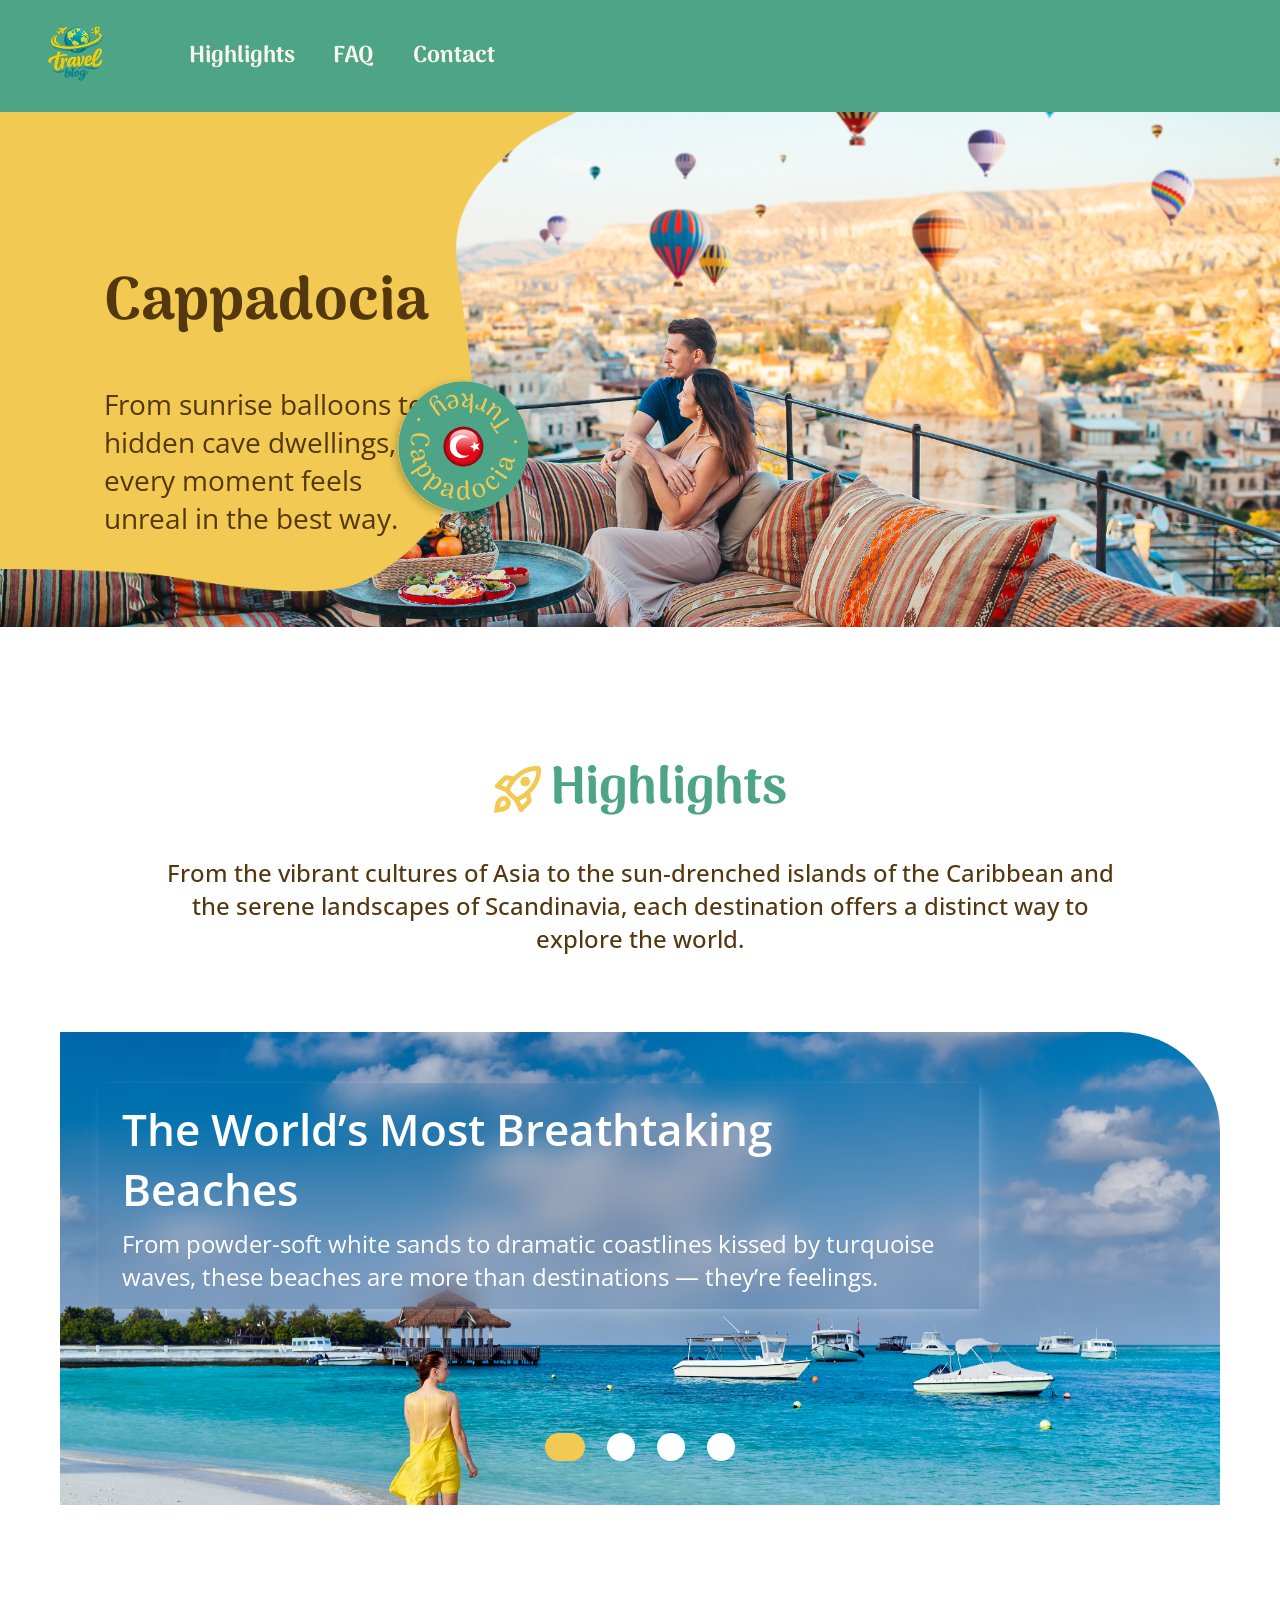
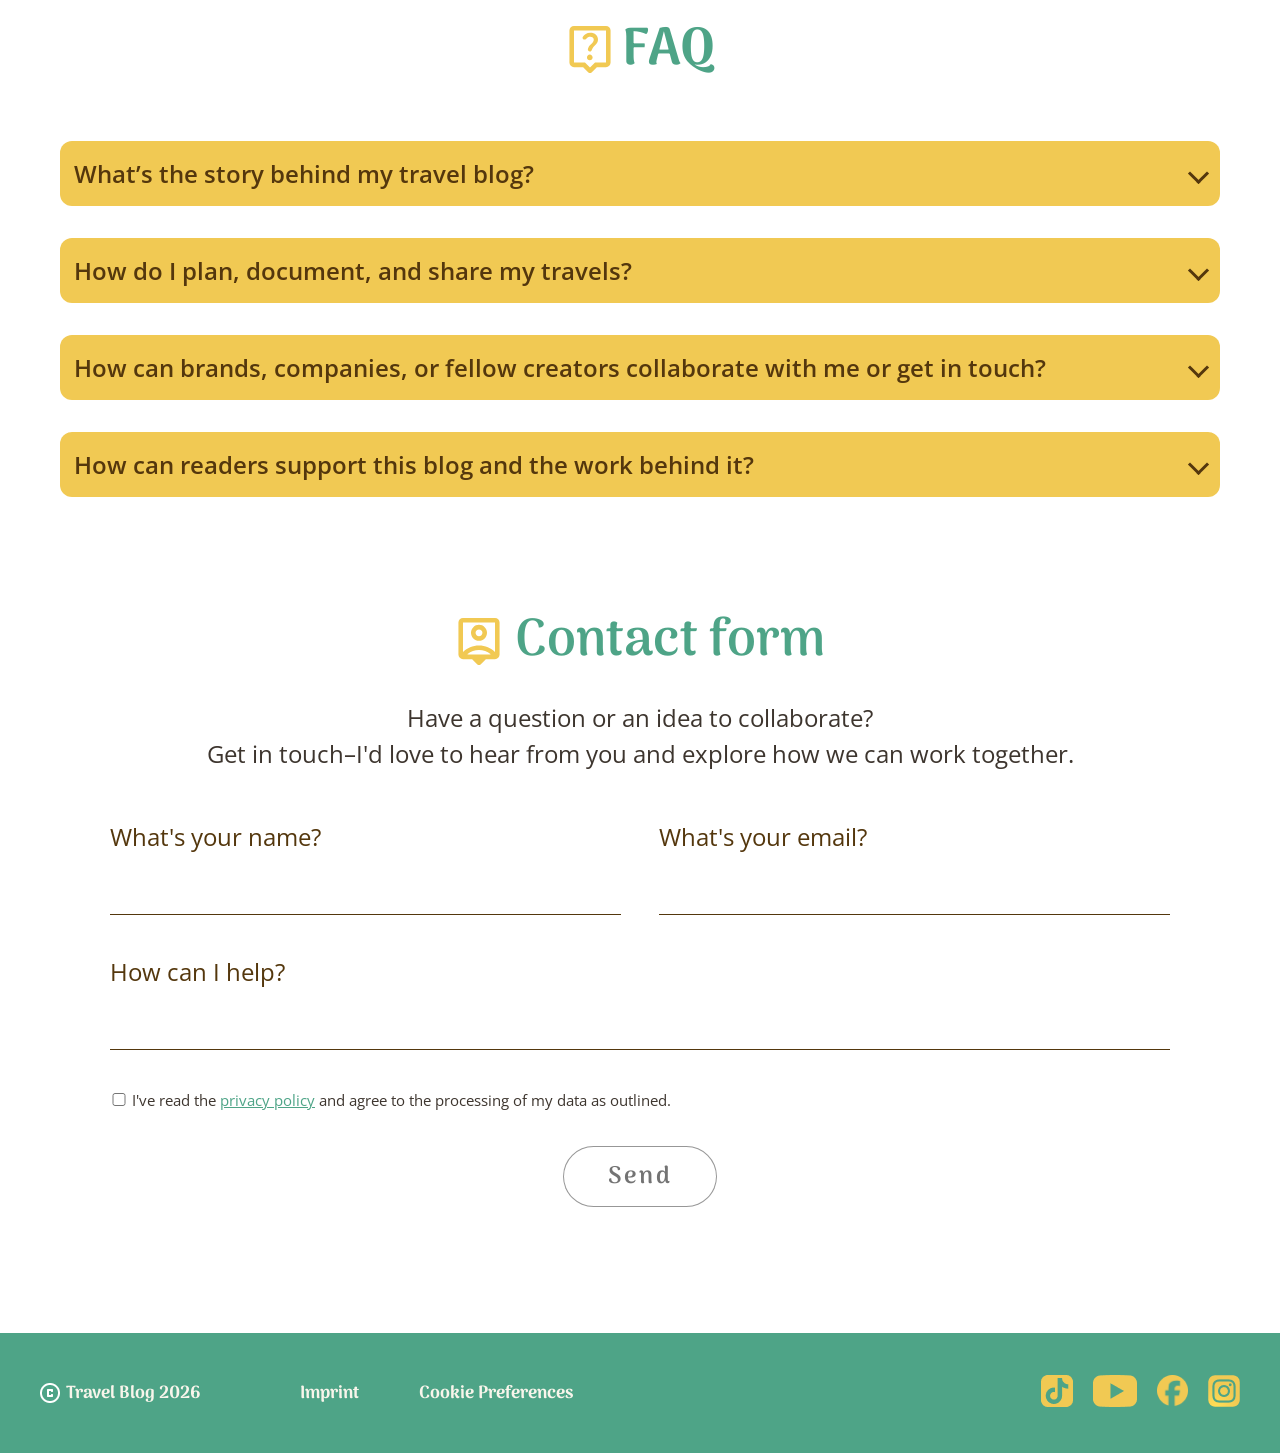
<file: index.html>
<!DOCTYPE html>
<html lang="de">

<head>
    <meta charset="UTF-8">
    <meta name="viewport" content="width=device-width, initial-scale=1.0">

    <title>Travel Blog</title>
    <link rel="icon" type="image/png" href="./assets/icons/icon-travelBlog.png">

    <link rel="stylesheet" href="./css/global.css">
    <link rel="stylesheet" href="./css/fonts.css">
    <link rel="stylesheet" href="./css/main.css">
    <link rel="stylesheet" href="./css/main-respo.css">
</head>

<body>
    <header>
        <nav class="navigator-bar">

            <div class="blog-logo">
                <a href="./index.html"><img src="./assets/img/logo-travelBlog.png" alt="Travel Blog Logo"></a>
            </div>

            <ul class="nav-links">
                <li><a href="#highlights">Highlights</a></li>
                <li><a href="#faq">FAQ</a></li>
                <li><a href="#contact">Contact</a></li>
            </ul>

        </nav>
    </header>

    <main>
        <section class="hero-content-wrapper">
            <div class="hero-image">
                <img class="hero-yellow-shape" src="../assets/img/img-hero-yellow-hector.png"
                    alt="yellow side background" aria-hidden="true">
                    
                <div class="hero-content">
                    <h1>Cappadocia</h1>
                    <p>From sunrise balloons to hidden cave dwellings, every moment feels unreal in the best way.</p>
                </div>

                <img class="hero-badge" src="../assets/img/logo-hero-badge-one.svg" alt="Turkey Cappadocia Badge">
            </div>
        </section>

        <section class="content-wrapper">
            <section id="highlights" class="highlights">
                <div class="headline-text">
                    <div class="headline">
                        <img src="./assets/icons/icon-rocket_launch.svg" alt="rocket-image">
                        <h1>Highlights</h1>
                    </div>
                    <p>
                        From the vibrant cultures of Asia to the sun-drenched islands of the Caribbean and the serene
                        landscapes of Scandinavia, each destination offers a distinct way to explore the world.
                    </p>
                </div>

                <div class="highlight-slider">
                    <input type="radio" name="slider" value="one" checked>
                    <input type="radio" name="slider" value="two">
                    <input type="radio" name="slider" value="three">
                    <input type="radio" name="slider" value="four">

                    <div class="highlight-slider-wrapper">
                        <div class="highlight-slider-element element-one">
                            <div class="slider-img">
                                <a href="article-one.html">
                                    <img src="./assets/img/img-highlight-photos-01.jpg" alt="a picture of a beach">
                                </a>
                            </div>
                            <div class="slider-text">
                                <h3>The World’s Most Breathtaking Beaches</h3>
                                <p>From powder-soft white sands to dramatic coastlines kissed by turquoise waves, these
                                    beaches
                                    are more than destinations — they’re feelings.</p>
                            </div>
                        </div>

                        <div class="highlight-slider-element element-two">
                            <div class="slider-img">
                                <a href="article-two.html">
                                    <img src="./assets/img/img-highlight-photos-02.jpg" alt="a picture of copenhagen">
                                </a>
                            </div>
                            <div class="slider-text">
                                <h3>Copenhagen in 3 Days: Big Experiences, Smart Spending</h3>
                                <p>Discover Copenhagen, where historic charm meets modern design, vibrant cycling
                                    culture and waterfront living.</p>
                            </div>
                        </div>

                        <div class="highlight-slider-element element-three">
                            <div class="slider-img">
                                <a href="article-three.html">
                                    <img src="./assets/img/img-highlight-photos-03.jpg" alt="a picture of pattaya">
                                </a>
                            </div>
                            <div class="slider-text">
                                <h3>Pattaya Pulse: <br>
                                    Food, Sun and Neon Nights</h3>
                                <p>From bustling promenades to nearby islands, the city offers an energetic and diverse
                                    escape. Discover Pattaya City, with vibrant nightlife and rich cultural landmarks.
                                </p>
                            </div>
                        </div>

                        <div class="highlight-slider-element element-four">
                            <div class="slider-img">
                                <a href="https://www.getyourguide.com/de-de/explorer/japan-ttd169034/visit-mount-fuji/">
                                    <img src="./assets/img/img-highlight-photos-04.jpg" alt="a picture of montain fuji">
                                </a>
                            </div>
                            <div class="slider-text">
                                <h3>Mountain Fuji</h3>
                                <p>The most iconic mountain and an active volcano located about 100 kilometers southwest
                                    of Tokyo. Written with the characters for “wealth” and “samurai,” Fuji’s name evokes
                                    a sense of strength, honor, and enduring prestige.</p>
                            </div>
                        </div>
                    </div>
                </div>
            </section>

            <section id="faq" class="FAQ">
                <div class="faq-headline">
                    <img src="./assets/icons/icon-question-mark.svg" alt="question-mark-icon">
                    <h1>FAQ</h1>
                </div>
                <div class="faq-wrapper">
                    <details>
                        <summary> What’s the story behind my travel blog? </summary>
                        <p>What started as a personal diary in 2017 quickly grew into a passion for sharing authentic
                            travel stories. My goal is to inspire people to step out of their comfort zones and explore
                            breathtaking wild places.</p>
                    </details>

                    <details>
                        <summary> How do I plan, document, and share my travels? </summary>
                        <p>I focus on spontaneous routes while carefully researching hidden gems and local cultures
                            before arriving at any destination. Through detailed guides, vivid photography, and honest
                            reviews, I share every adventure directly with my reader community.</p>
                    </details>

                    <details>
                        <summary>How can brands, companies, or fellow creators collaborate with me or get in touch?
                        </summary>
                        <p>I am always open to authentic partnerships that align with sustainable travel, outdoor
                            adventure, and unique lifestyle experiences. You can reach out directly through my contact
                            form or send a detailed proposal via my email.</p>
                    </details>

                    <details>
                        <summary> How can readers support this blog and the work behind it? </summary>
                        <p>You can support this platform simply by sharing articles, leaving thoughtful comments, or
                            following along on social media. Using my recommended affiliate links for bookings also
                            helps keep this blog running without any extra cost.</p>
                    </details>
                </div>
            </section>

            <section id="contact" class="Contact-form">
                <div class="contact-header">
                    <div class="contact-title-wrapper">
                        <img src="./assets/icons/icon-contact-form.svg" alt="Contact Icon" class="contact-icon">
                        <h2>Contact form</h2>
                    </div>
                    <p class="contact-subtitle">
                    <p class="contact-subtitle">
                        Have a question or an idea to collaborate?<br>
                        Get in touch–I'd love to hear from you and explore how we can work together.
                    </p>
                </div>

                <form action="mailto:deine-adresse@gmail.com" method="POST" class="form-container">
                    <div class="form-row">
                        <div class="input-group">
                            <label for="name">What's your name?</label>
                            <input type="text" id="name" name="name" required>
                        </div>

                        <div class="input-group">
                            <label for="email">What's your email?</label>
                            <input type="email" id="email" name="email" required>
                        </div>
                    </div>

                    <div class="input-group">
                        <label for="message">How can I help?</label>
                        <textarea id="message" name="message" rows="1" required></textarea>
                    </div>

                    <div class="checkbox-group">
                        <input type="checkbox" id="privacy" name="privacy" required>
                        <label for="privacy">
                            I've read the <a href="/privacy-policy">privacy policy</a> and agree to the processing
                            of my
                            data as outlined.
                        </label>
                    </div>

                    <div class="button-wrapper">
                        <button type="submit">Send</button>
                    </div>
                </form>
            </section>
        </section>
    </main>

    <footer>
        <div class="footer-container">

            <div class="footer-left">
                <div class="footer-left-copyright">
                    <img src="./assets/icons/icon-copyright.png" alt="Copyright Symbol">
                    <p>Travel Blog 2026</p>
                </div>
                <div class="footer-left-links">
                    <a href="imprint.html">Imprint</a>
                    <a href="cookies.html">Cookie Preferences</a>
                </div>
            </div>

            <div class="footer-right">
                <a href="https://www.tiktok.com" target="_blank"><img class="footer-social-logos"
                        src="./assets/icons/icon-tiktok.png" alt="TikTok Icon"></a>

                <a href="https://www.youtube.com" target="_blank"><img class="footer-social-logos"
                        src="./assets/icons/icon-youtube.png" alt="Youtube Icon"></a>

                <a href="https://www.facebook.com" target="_blank"><img class="footer-social-logos"
                        src="./assets/icons/icon-facebook.png" alt="Facebook Icon"></a>

                <a href="https://www.instagram.com" target="_blank"><img class="footer-social-logos"
                        src="./assets/icons/icon-Instagram.png" alt="Instagram Icon"></a>
            </div>

        </div>
    </footer>

    <nav class="bottom-nav" aria-label="main navigationbar">

        <div class="bottom-nav-icons">
            <a href="./index.html"><img src="./assets/icons/icon-menubar-home.svg" alt="Home Icon"></a>

            <a href="#highlights"><img src="./assets/icons/icon-menubar-rocket.svg"
                    alt="Highlight Icon"></a>

            <a href="#faq"><img src="./assets/icons/icon-menubar-question.svg" alt="FAQ Icon"></a>

            <a href="#contact"><img src="./assets/icons/icon-menubar-contact.svg"
                    alt="Contact Icon"></a>
        </div>

    </nav>
</body>

</html>
</file>
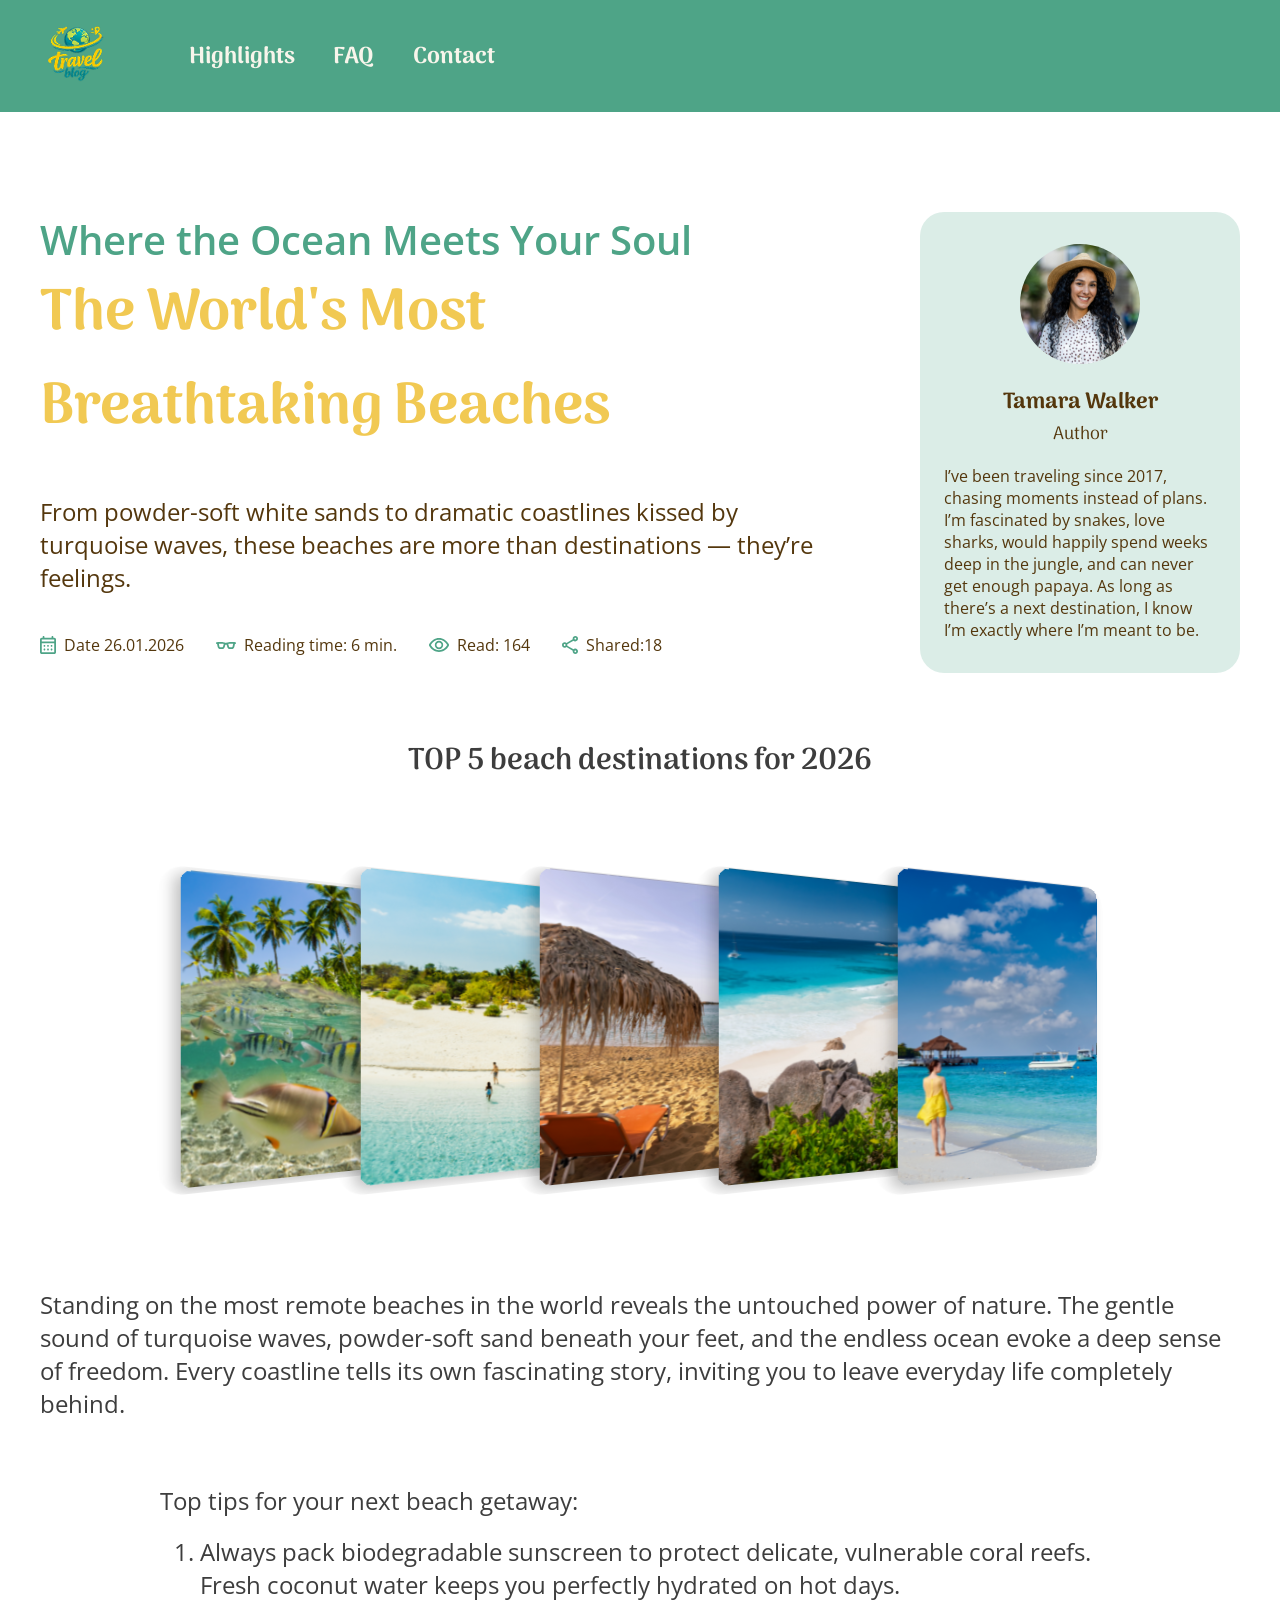
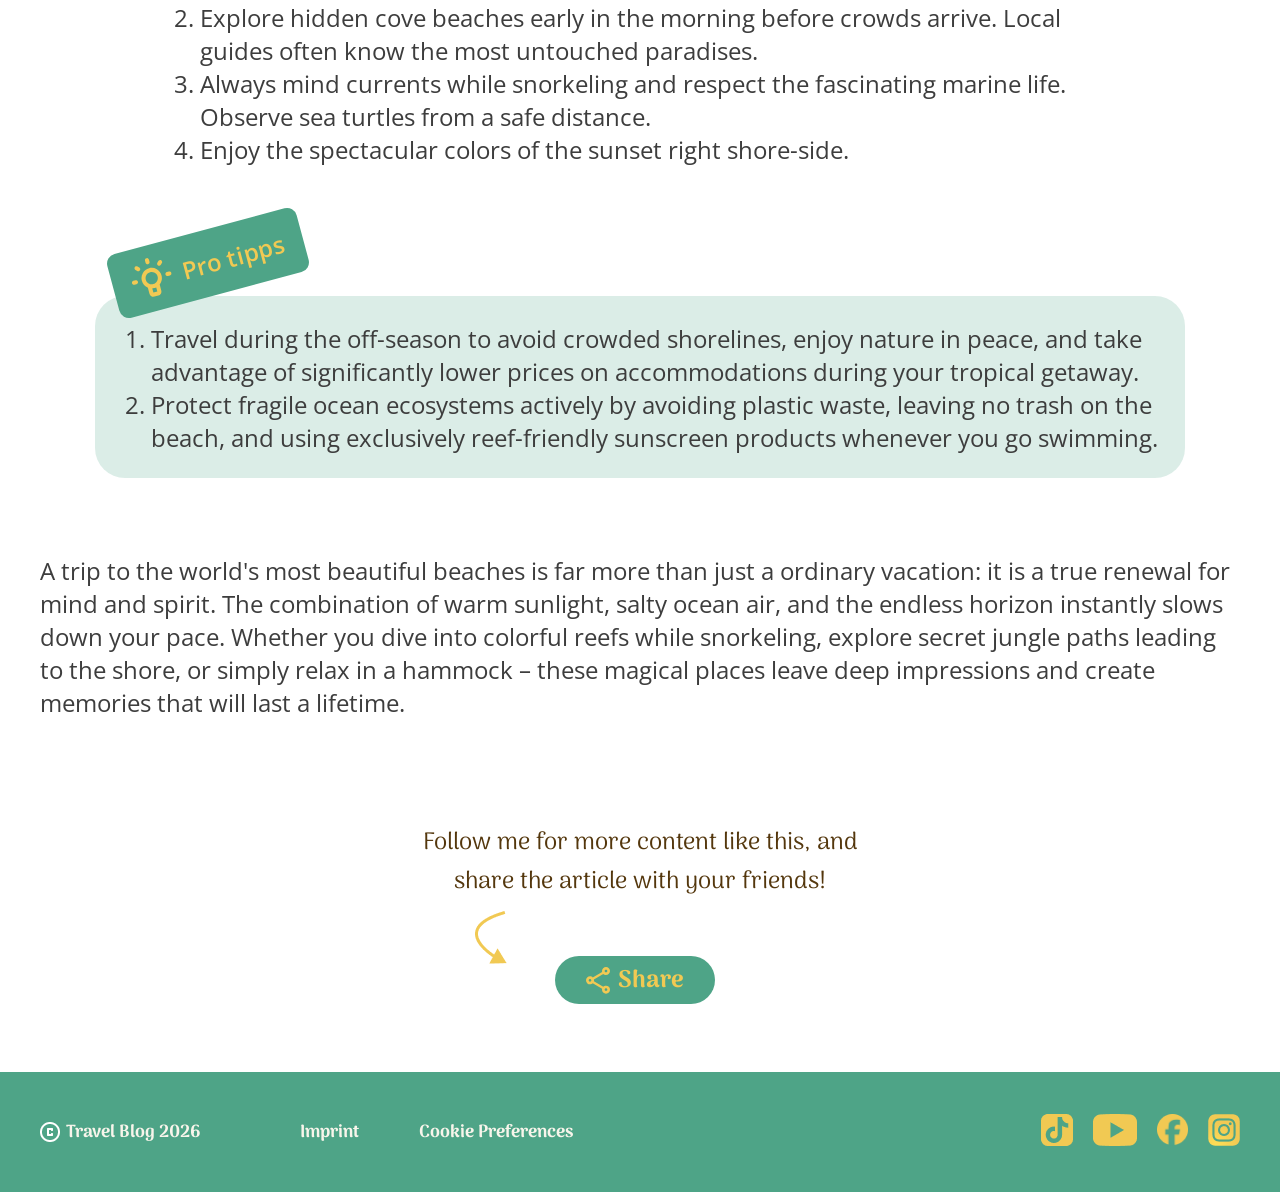
<file: article-one.html>
<!DOCTYPE html>
<html lang="de">

<head>
    <meta charset="UTF-8">
    <meta name="viewport" content="width=device-width, initial-scale=1.0">

    <title>Travel Blog</title>
    <link rel="icon" type="image/png" href="./assets/icons/icon-travelBlog.png">

    <link rel="stylesheet" href="./css/global.css">
    <link rel="stylesheet" href="./css/fonts.css">
    <link rel="stylesheet" href="./css/main.css">
    <link rel="stylesheet" href="./css/main-respo.css">
    <link rel="stylesheet" href="./css/article-one.css">
    <link rel="stylesheet" href="./css/article-one-respo.css">
</head>

<body>
    <header>
        <nav class="navigator-bar">
            <div class="blog-logo">
                <a href="./index.html"><img src="./assets/img/logo-travelBlog.png" alt="Travel Blog Logo"></a>
            </div>

            <ul class="nav-links">
                <li><a href="./index.html#highlights">Highlights</a></li>
                <li><a href="./index.html#faq">FAQ</a></li>
                <li><a href="./index.html#contact">Contact</a></li>
            </ul>
        </nav>
    </header>

    <main>
        <section class="section-01">
            <div class="section-01-wrapper">
                <div class="section-01-left">
                    <div class="section-01-left-headline">
                        <p class="sub-headline">Where the Ocean Meets Your Soul</p>
                        <h1>The World's Most Breathtaking Beaches</h1>
                    </div>
                    <p>From powder-soft white sands to dramatic coastlines kissed by turquoise waves, these beaches are
                        more
                        than destinations — they’re feelings.</p>
                    <div class="article-meta">
                        <div class="meta-item">
                            <img src="./assets/icons/icon-calendarMonth.svg" alt="icon-calendarMonth">
                            <p>Date 26.01.2026</p>
                        </div>
                        <div class="meta-item">
                            <img src="./assets/icons/icon-eyeglasses.svg" alt="icon-eyeglasses">
                            <p>Reading time: 6 min.</p>
                        </div>
                        <div class="meta-item">
                            <img src="./assets/icons/icon-visibility.svg" alt="icon-visibility">
                            <p>Read: 164</p>
                        </div>
                        <div class="meta-item">
                            <img src="./assets/icons/icon-share.svg" alt="icon-share">
                            <p> Shared:18</p>
                        </div>
                    </div>
                </div>

                <div class="section-01-right">
                    <div>
                        <img src="./assets/img/img-photo of the author.svg" alt="Photo of the author">
                    </div>
                    <div class="author-info">
                        <div>
                            <h3>Tamara Walker</h3>
                            <h4>Author</h4>
                        </div>
                        <p>I’ve been traveling since 2017, chasing moments instead of plans.
                            I’m fascinated by snakes, love sharks, would happily spend weeks deep in the jungle, and can
                            never get enough papaya. As long as there’s a next destination, I know I’m exactly where I’m
                            meant to be.
                        </p>
                    </div>
                </div>
            </div>
        </section>

        <section class="section-02">
            <p>TOP 5 beach destinations for 2026</p>

            <div class="carousel-wrapper">
                <input type="radio" id="slide1" name="slider" checked>
                <input type="radio" id="slide2" name="slider">
                <input type="radio" id="slide3" name="slider">
                <input type="radio" id="slide4" name="slider">
                <input type="radio" id="slide5" name="slider">

                <div class="carousel">
                    <div class="carousel-card">
                        <img src="./assets/img/img-carousel-card-01.svg"
                            alt="Underwater view of a tropical coast with colorful fish in clear water and palm trees in the background">
                    </div>
                    <div class="carousel-card">
                        <img src="./assets/img/img-carousel-card-02.svg"
                            alt="White sandy beach and shallow turquoise water with two people walking and green trees in the background">
                    </div>
                    <div class="carousel-card">
                        <img src="./assets/img/img-carousel-card-03.svg"
                            alt="An orange sun lounger under a thatched straw umbrella on a sandy beach">
                    </div>
                    <div class="carousel-card">
                        <img src="./assets/img/img-carousel-card-04.svg"
                            alt="Tropical beach with large granite boulders, lush greenery, and a boat in the turquoise sea under a blue sky">
                    </div>
                    <div class="carousel-card">
                        <img src="./assets/img/img-carousel-card-05.svg"
                            alt="A person in a yellow dress on a white sandy beach looking out at the turquoise sea with boats and a small wooden gazebo">
                    </div>
                </div>

                <div class="radio-container">
                    <label for="slide1" class="radio-dot"></label>
                    <label for="slide2" class="radio-dot"></label>
                    <label for="slide3" class="radio-dot"></label>
                    <label for="slide4" class="radio-dot"></label>
                    <label for="slide5" class="radio-dot"></label>
                </div>
            </div>
        </section>

        <p>
            Standing on the most remote beaches in the world reveals the untouched power of nature. The gentle sound of
            turquoise waves, powder-soft sand beneath your feet, and the endless ocean evoke a deep sense of freedom.
            Every coastline tells its own fascinating story, inviting you to leave everyday life completely behind.
        </p>

        <div class="list">
            <p>Top tips for your next beach getaway:</p>
            <br>
            <ol>
                <li>
                    Always pack biodegradable sunscreen to protect delicate, vulnerable coral reefs.
                    Fresh coconut water keeps you perfectly hydrated on hot days.
                </li>
                <li>
                    Explore hidden cove beaches early in the morning before crowds arrive.
                    Local guides often know the most untouched paradises.
                </li>
                <li>
                    Always mind currents while snorkeling and respect the fascinating marine life.
                    Observe sea turtles from a safe distance.
                </li>
                <li>Enjoy the spectacular colors of the sunset right shore-side.</li>
            </ol>
        </div>

        <div class="section-03">
            <div class="pro-tipps">
                <img src="./assets/icons/icon-pro-tipps.svg" alt="A yellow lightbulb icon representing Pro tips">
                <p>Pro tipps</p>
            </div>
            <div class="text">
                <ol>
                    <li>
                        Travel during the off-season to avoid crowded shorelines, enjoy nature in peace, and take
                        advantage of significantly lower prices on accommodations during your tropical getaway.
                    </li>
                    <li>
                        Protect fragile ocean ecosystems actively by avoiding plastic waste, leaving no trash on the
                        beach, and using exclusively reef-friendly sunscreen products whenever you go swimming.
                    </li>
                </ol>
            </div>
        </div>

        <p>
            A trip to the world's most beautiful beaches is far more than just a ordinary vacation: it is a true renewal
            for mind and spirit. The combination of warm sunlight, salty ocean air, and the endless horizon instantly
            slows down your pace. Whether you dive into colorful reefs while snorkeling, explore secret jungle paths
            leading to the shore, or simply relax in a hammock – these magical places leave deep impressions and create
            memories that will last a lifetime.
        </p>

        <section class="section-04">
            <div class="share-text">
                <h3>Follow me for more content like this, and
                    <br>share the article with your friends!
                </h3>
            </div>

            <div class="arrow-button-wrapper">
                <div class="yellow-arrows">
                    <img class="arrow-icon" src="./assets/img/logo-vector12.svg" alt="yellow right icon">
                    <img class="arrow-icon-respon" src="./assets/icons/icon-vector-12.png" alt="yellow right icon xs">
                </div>

                <input type="checkbox" id="share-toggle" class="share-toggle">

                <label for="share-toggle" class="share-btn-wrapper">
                    <img class="share-btn-icon" src="./assets/icons/icon-share-yellow.svg" alt="yellow share icon">
                    <span>Share</span>
                </label>

                <div class="share-branch">
                    <img src="./assets/icons/icon-share.svg" alt="" class="green-share-icon">

                    <ul class="share-links">
                        <li><a href="https://de.linkedin.com/" target="_blank">LinkedIn</a>
                        </li>
                        <li><a href="https://www.whatsapp.com/?lang=de" target="_blank">WhatsApp</a></li>
                    </ul>
                </div>
            </div>
        </section>
    </main>

    <footer>
        <div class="footer-container">
            <div class="footer-left">
                <div class="footer-left-copyright">
                    <img src="./assets/icons/icon-copyright.png" alt="Copyright Symbol">
                    <p>Travel Blog 2026</p>
                </div>
                <div class="footer-left-links">
                    <a href="./imprint.html">Imprint</a>
                    <a href="./cookies.html">Cookie Preferences</a>
                </div>
            </div>
            <div class="footer-right">
                <a href="https://www.tiktok.com" target="_blank"><img class="footer-social-logos"
                        src="./assets/icons/icon-tiktok.png" alt="TikTok Icon"></a>

                <a href="https://www.youtube.com" target="_blank"><img class="footer-social-logos"
                        src="./assets/icons/icon-youtube.png" alt="Youtube Icon"></a>

                <a href="https://www.facebook.com" target="_blank"><img class="footer-social-logos"
                        src="./assets/icons/icon-facebook.png" alt="Facebook Icon"></a>

                <a href="https://www.instagram.com" target="_blank"><img class="footer-social-logos"
                        src="./assets/icons/icon-Instagram.png" alt="Instagram Icon"></a>
            </div>
        </div>
    </footer>

    <nav class="bottom-nav" aria-label="main navigationbar">

        <div class="bottom-nav-icons">
            <a href="./index.html"><img src="./assets/icons/icon-menubar-home.svg" alt="Home Icon"></a>

            <a href="./index.html#highlights"><img src="./assets/icons/icon-menubar-rocket.svg"
                    alt="Highlight Icon"></a>

            <a href="./index.html#faq"><img src="./assets/icons/icon-menubar-question.svg" alt="FAQ Icon"></a>

            <a href="./index.html#contact"><img src="./assets/icons/icon-menubar-contact.svg" alt="Contact Icon"></a>
        </div>

    </nav>
</body>

</html>
</file>
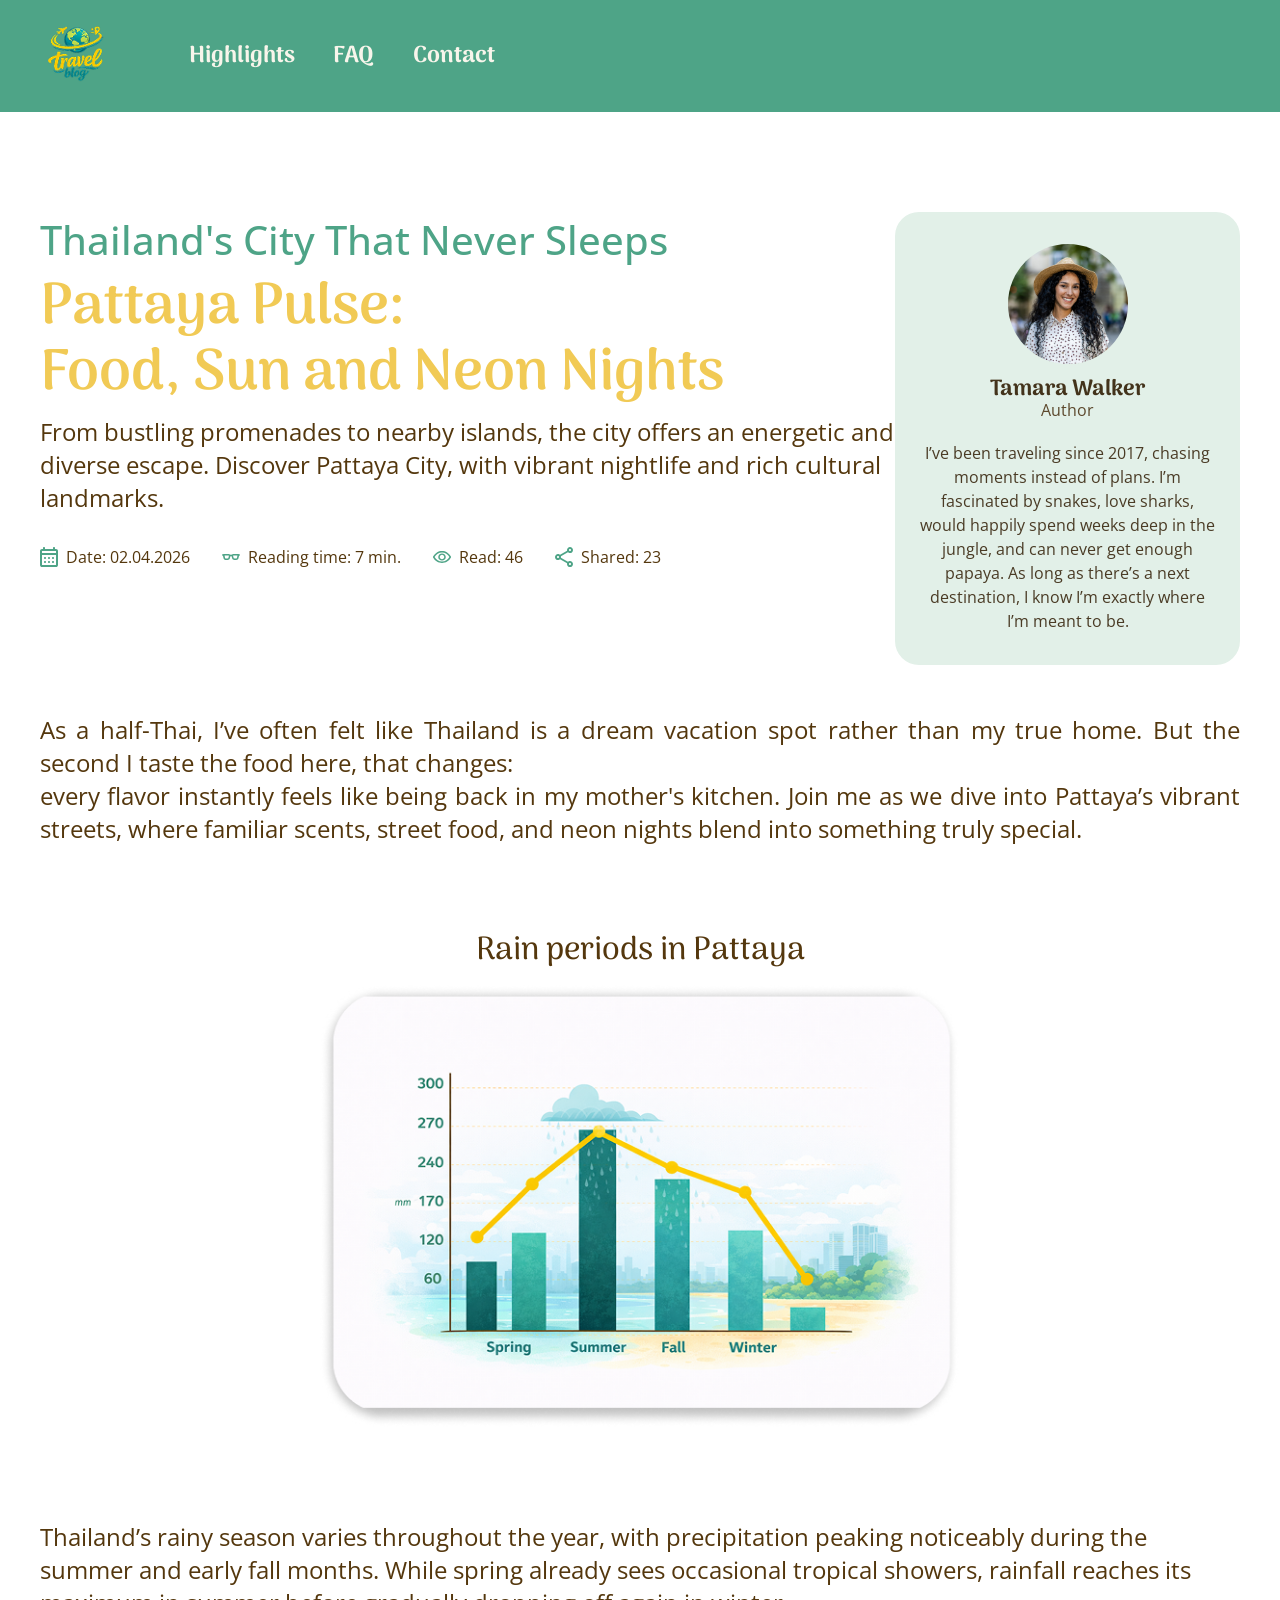
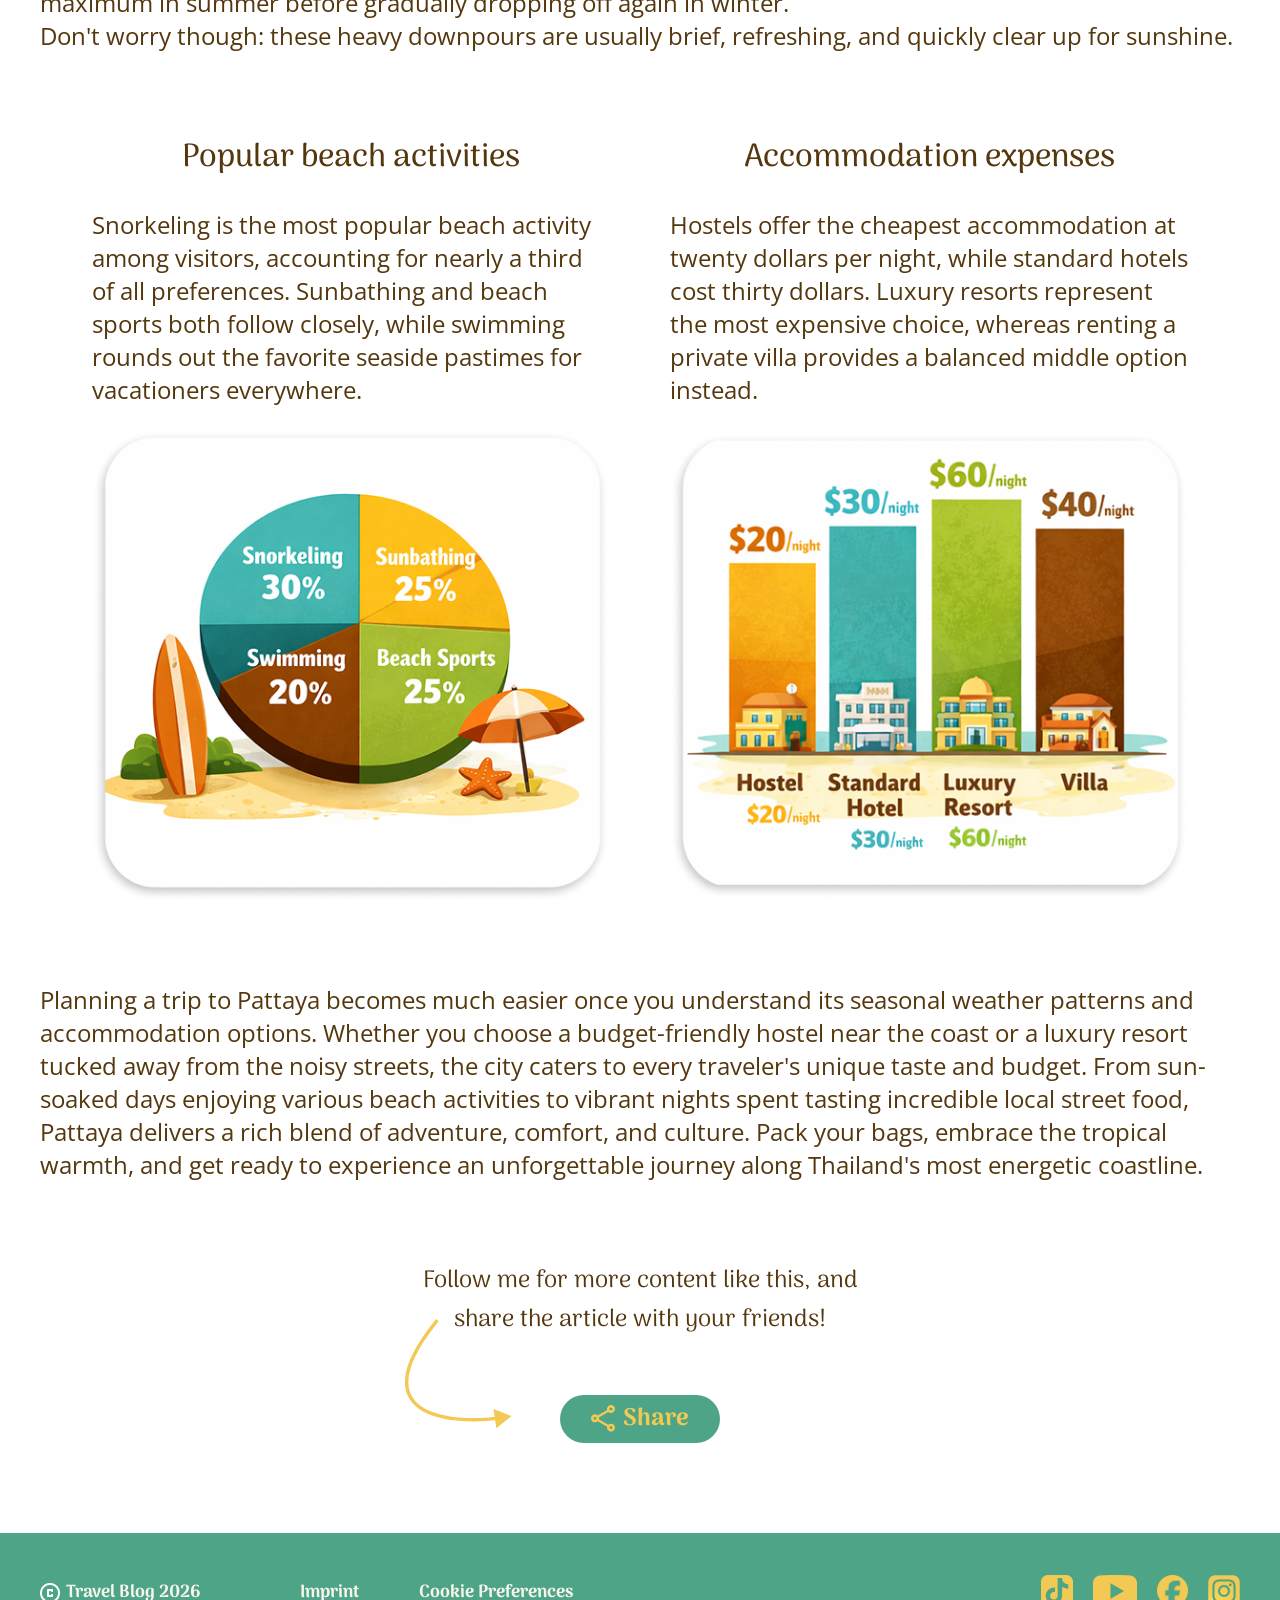
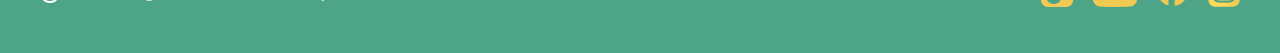
<file: article-three.html>
<!DOCTYPE html>
<html lang="de">

<head>
    <meta charset="UTF-8">
    <meta name="viewport" content="width=device-width, initial-scale=1.0">

    <title>Travel Blog</title>
    <link rel="icon" type="image/png" href="./assets/icons/icon-travelBlog.png">

    <link rel="stylesheet" href="./css/global.css">
    <link rel="stylesheet" href="./css/fonts.css">
    <link rel="stylesheet" href="./css/main.css">
    <link rel="stylesheet" href="./css/main-respo.css">
    <link rel="stylesheet" href="./css/article-three.css">
    <link rel="stylesheet" href="./css/article-three-respo.css">
</head>

<body>

    <header>
        <nav class="navigator-bar">

            <div class="blog-logo">
                <a href="./index.html"><img src="./assets/img/logo-travelBlog.png" alt="Travel Blog Logo"></a>
            </div>

            <ul class="nav-links">
                <li><a href="./index.html#highlights">Highlights</a></li>
                <li><a href="./index.html#faq">FAQ</a></li>
                <li><a href="./index.html#contact">Contact</a></li>
            </ul>

        </nav>
    </header>

    <main>
        <section class="section-01">
            <div class="headline-extraInfo-wrapper">
                <div class="headline-extraInfo">
                    <div class="headline-info-box-left">
                        <h1>Pattaya Pulse:<br>Food, Sun and Neon Nights</h1>
                        <p class="sub-headline">Thailand's City That Never Sleeps</p>

                        <p>From bustling promenades to nearby islands, the city offers an energetic and diverse escape.
                            Discover
                            Pattaya City, with vibrant nightlife and rich cultural landmarks.</p>

                        <div class="headline-info-box-meta">
                            <div class="headline-icon-box">
                                <img class="headline-icons" src="./assets/icons/icon-calendar-month.svg"
                                    alt="Calendar Icon">
                                <span>Date: 02.04.2026</span>
                            </div>

                            <div class="headline-icon-box">
                                <img class="headline-icons" src="./assets/icons/icon-eyeglasses.svg" alt="Glasses Icon">
                                <span>Reading time: 7 min.</span>
                            </div>

                            <div class="headline-icon-box">
                                <img class="headline-icons" src="./assets/icons/icon-visibility.svg" alt="Eye Icon">
                                <span>Read: 46</span>
                            </div>

                            <div class="headline-icon-box">
                                <img class="headline-icons" src="./assets/icons/icon-share.svg" alt="Share icon">
                                <span>Shared: 23</span>
                            </div>
                        </div>
                    </div>
                </div>

                <div class="headline-author-info-right">
                    <img src="./assets/img/img-author.jpg" alt="Author Profile Picture">

                    <div class="headline-author-name">
                        <h3>Tamara Walker</h3>
                        <p>Author</p>
                    </div>

                    <p>I’ve been traveling since 2017, chasing moments instead of plans.
                        I’m fascinated by snakes, love sharks, would happily spend weeks deep in the jungle, and can
                        never
                        get enough papaya. As long as there’s a next destination, I know I’m exactly where I’m meant to
                        be.
                    </p>
                </div>
            </div>

            <div class="headline-info-box-bottom">
                <p>As a half-Thai, I’ve often felt like Thailand is a dream vacation spot rather than my true home.
                    But the
                    second I taste the food here, that changes: <br>
                    every flavor instantly feels like being back in my mother's
                    kitchen. Join me as we dive into Pattaya’s vibrant streets, where familiar scents, street food,
                    and neon
                    nights blend into something truly special.
                </p>
            </div>
        </section>

        <section class="section-02">
            <div class="rain-graph-box">
                <h2>Rain periods in Pattaya</h2>
                <img src="./assets/img/img-graph-rain periods.png" alt="Rain periods graphic">
            </div>

            <div class="rain-graph-text">
                <p>
                    Thailand’s rainy season varies throughout the year, with precipitation peaking noticeably during the
                    summer and early fall months. While spring already sees occasional tropical showers, rainfall
                    reaches its maximum in summer before gradually dropping off again in winter.
                    <br>
                    Don't worry though: these heavy downpours are usually brief, refreshing, and quickly clear up for
                    sunshine.
                </p>
            </div>
        </section>

        <section class="section-03">
            <div class="two-graph-wrapper">
                <div class="graph-box-left">
                    <h2>Popular beach activities</h2>
                    <p>Snorkeling is the most popular beach activity among visitors, accounting for nearly a third of
                        all preferences. Sunbathing and beach sports both follow closely, while swimming rounds out the
                        favorite seaside pastimes for vacationers everywhere.</p>
                    <img src="./assets/img/img-graph-01.png" alt="Popular beach activities graphic">
                </div>

                <div class="graph-box-right">
                    <h2>Accommodation expenses</h2>
                    <p>Hostels offer the cheapest accommodation at twenty dollars per night, while standard hotels cost
                        thirty dollars. Luxury resorts represent the most expensive choice, whereas renting a private
                        villa provides a balanced middle option instead.</p>
                    <img src="./assets/img/img-graph-02.png" alt="Accommodation expenses graphic">
                </div>
            </div>

            <div class="section-03-text">
                <p>Planning a trip to Pattaya becomes much easier once you understand its seasonal weather patterns and
                    accommodation options. Whether you choose a budget-friendly hostel near the coast or a luxury resort
                    tucked away from the noisy streets, the city caters to every traveler's unique taste and budget.


                    From sun-soaked days enjoying various beach activities to vibrant nights spent tasting incredible
                    local street food, Pattaya delivers a rich blend of adventure, comfort, and culture. Pack your bags,
                    embrace the tropical warmth, and get ready to experience an unforgettable journey along Thailand's
                    most energetic coastline.
                </p>
            </div>
        </section>

        <section class="section-04">
            <div class="share-text">
                <h3>Follow me for more content like this, and
                    <br>share the article with your friends!
                </h3>
            </div>

            <div class="arrow-button-wrapper">

                <div class="yellow-arrows">
                    <img class="arrow-icon" src="./assets/img/logo-vector12.svg" alt="yellow right icon">
                    <img class="arrow-icon-respon" src="./assets/icons/icon-vector-12.png" alt="yellow right icon xs">
                </div>

                <input type="checkbox" id="share-toggle" class="share-toggle">

                <label for="share-toggle" class="share-btn-wrapper">
                    <img class="share-btn-icon" src="./assets/icons/icon-share-yellow.svg" alt="yellow share icon">
                    <span>Share</span>
                </label>

                <div class="share-branch">
                    <img src="./assets/icons/icon-share.svg" alt="" class="green-share-icon">

                    <ul class="share-links">
                        <li><a href="https://de.linkedin.com/" target="_blank">LinkedIn</a>
                        </li>
                        <li><a href="https://www.whatsapp.com/?lang=de" target="_blank">WhatsApp</a></li>
                    </ul>
                </div>

            </div>
        </section>
    </main>

    <footer>
        <div class="footer-container">

            <div class="footer-left">
                <div class="footer-left-copyright">
                    <img src="./assets/icons/icon-copyright.png" alt="Copyright Symbol">
                    <p>Travel Blog 2026</p>
                </div>
                <div class="footer-left-links">
                    <a href="./imprint.html">Imprint</a>
                    <a href="./cookies.html">Cookie Preferences</a>
                </div>
            </div>

            <div class="footer-right">
                <a href="https://www.tiktok.com" target="_blank"><img class="footer-social-logos"
                        src="./assets/icons/icon-tiktok.png" alt="TikTok Icon"></a>

                <a href="https://www.youtube.com" target="_blank"><img class="footer-social-logos"
                        src="./assets/icons/icon-youtube.png" alt="Youtube Icon"></a>

                <a href="https://www.facebook.com" target="_blank"><img class="footer-social-logos"
                        src="./assets/icons/icon-facebook.png" alt="Facebook Icon"></a>

                <a href="https://www.instagram.com" target="_blank"><img class="footer-social-logos"
                        src="./assets/icons/icon-Instagram.png" alt="Instagram Icon"></a>
            </div>

        </div>
    </footer>

    <nav class="bottom-nav" aria-label="main navigationbar">
        <div class="bottom-nav-icons">
            <a href="./index.html"><img src="./assets/icons/icon-menubar-home.svg"
                    alt="Home Icon"></a>

            <a href="./index.html#highlights"><img
                    src="./assets/icons/icon-menubar-rocket.svg" alt="Highlight Icon"></a>

            <a href="./index.html#faq"><img src="./assets/icons/icon-menubar-question.svg"
                    alt="FAQ Icon"></a>

            <a href="./index.html#contact"><img src="./assets/icons/icon-menubar-contact.svg"
                    alt="Contact Icon"></a>
        </div>
    </nav>
</body>

</html>
</file>
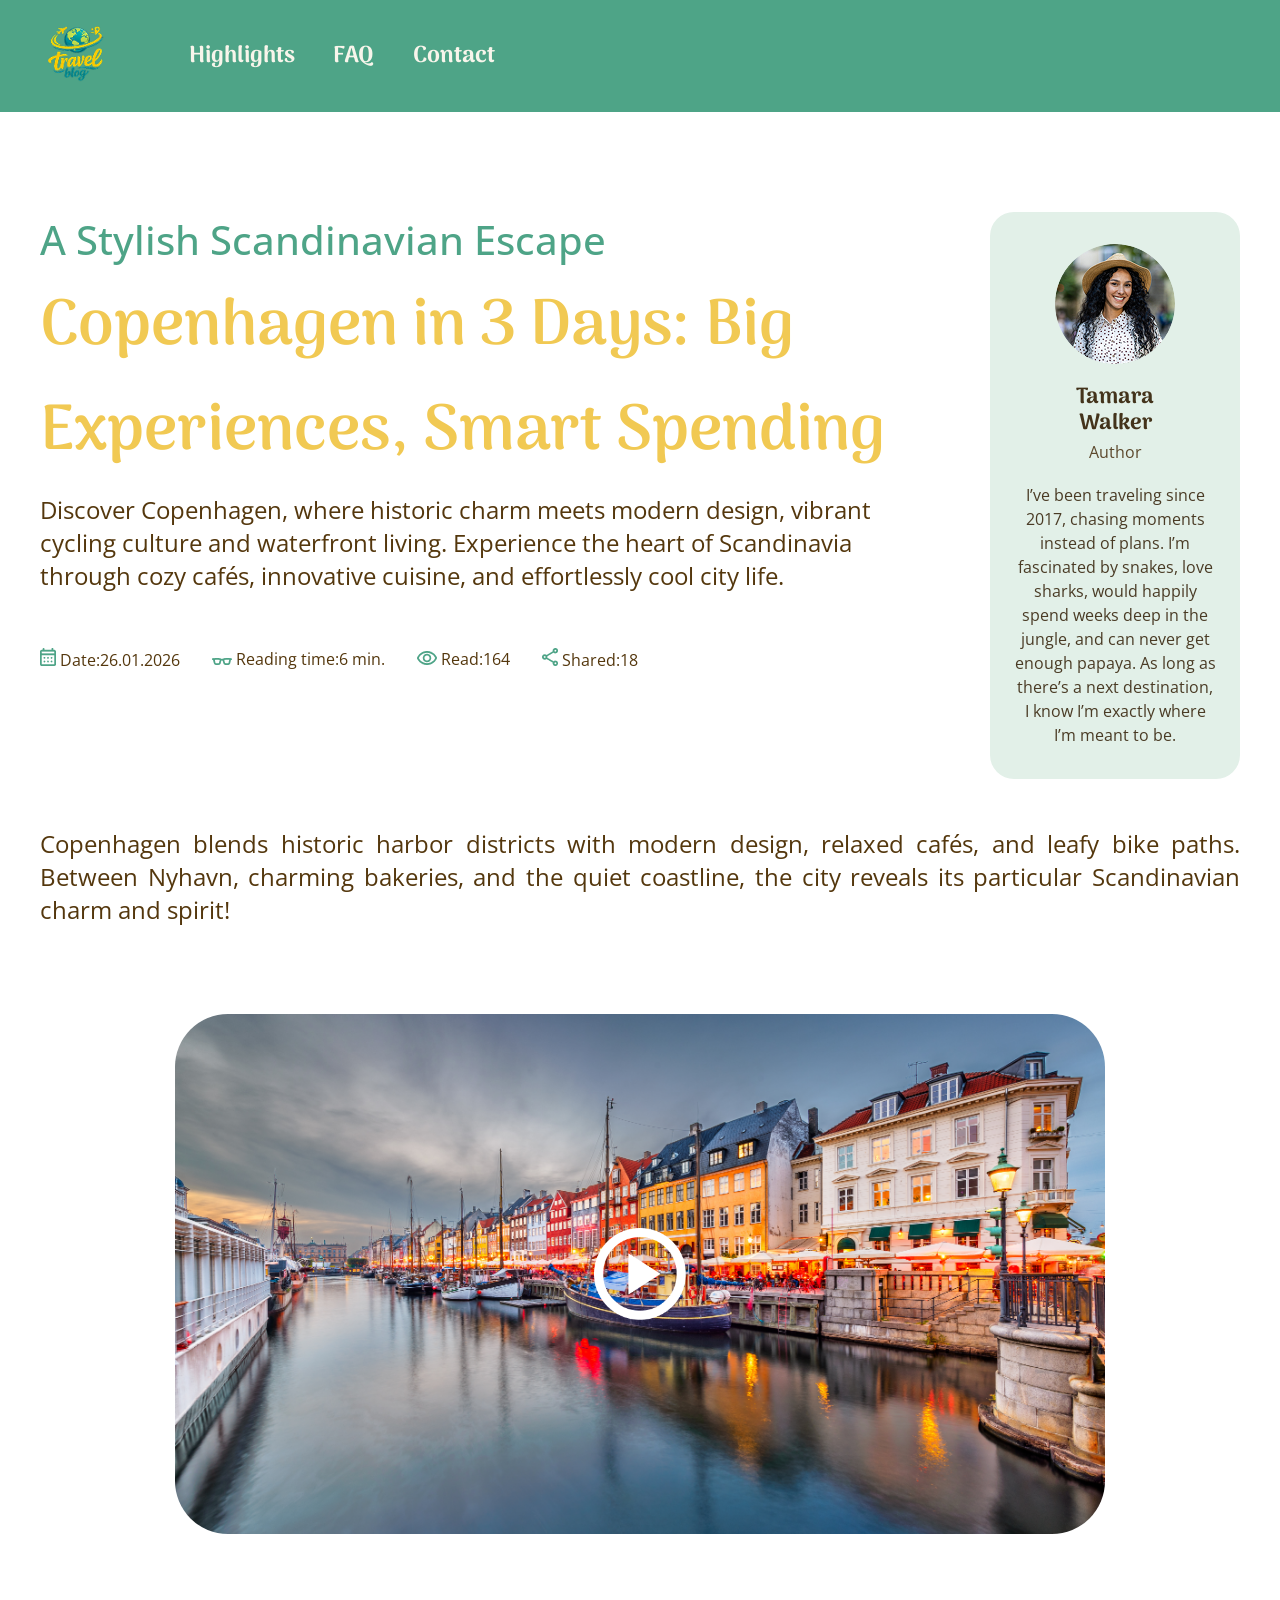
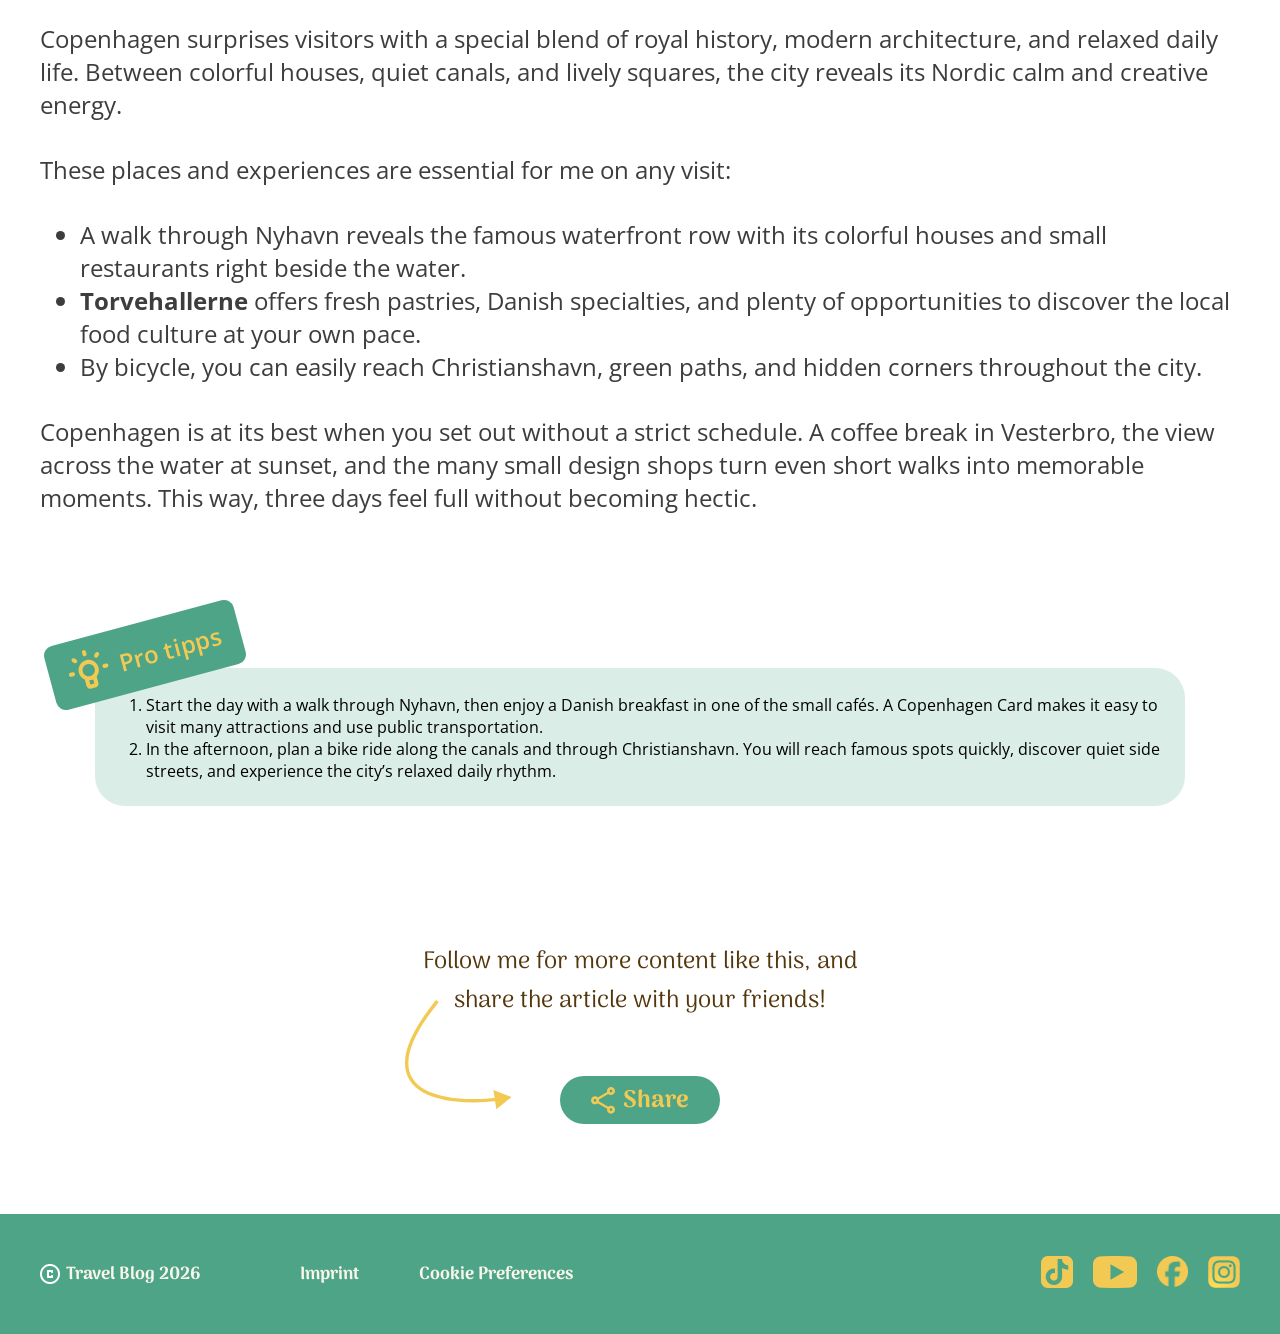
<file: article-two.html>
<!doctype html>
<html lang="de">

<head>
  <meta charset="UTF-8" />
  <meta name="viewport" content="width=device-width, initial-scale=1.0" />

  <title>Travel Blog</title>
  <link rel="icon" type="image/png" href="./assets/icons/icon-travelBlog.png" />

  <link rel="stylesheet" href="./css/global.css" />
  <link rel="stylesheet" href="./css/fonts.css" />
  <link rel="stylesheet" href="./css/main.css" />
  <link rel="stylesheet" href="./css/article-two.css" />
  <link rel="stylesheet" href="./css/article-two-respo.css" />
   <link rel="stylesheet" href="./css/main-respo.css" />
</head>

<body>
  <header>
    <nav class="navigator-bar">
      <div class="blog-logo">
        <a href="./index.html"><img src="./assets/img/logo-travelBlog.png" alt="Travel Blog Logo" /></a>
      </div>

      <ul class="nav-links">
        <li><a href="./index.html#highlights">Highlights</a></li>
        <li><a href="./index.html#faq">FAQ</a></li>
        <li><a href="./index.html#contact">Contact</a></li>
      </ul>
    </nav>
  </header>

  <main>
    <section class="landing-section">
      <div class="hero-section-01">
        <div class="hero-left">
          <p class="sub-headline">A Stylish Scandinavian Escape</p>
          <h1>Copenhagen in 3 Days: Big<br />Experiences, Smart Spending</h1>

          <p>
            Discover Copenhagen, where historic charm meets modern design,
            vibrant<br />
            cycling culture and waterfront living. Experience the heart of
            Scandinavia<br />
            through cozy cafés, innovative cuisine, and effortlessly cool city
            life.
          </p>

          <div class="hero-icon-bar">
            <div>
              <img class="headline-icons" src="./assets/icons/icon_calendar_month.png" alt="Icon calendar" />
              <span>Date:26.01.2026</span>
            </div>

            <div>
              <img class="headline-icons" src="./assets/icons/icon_eyeglasses_2.png" alt="Icon eyeglasses" />
              <span>Reading time:6 min.</span>
            </div>

            <div>
              <img class="headline-icons" src="./assets/icons/icon_visibility.png" alt="Icon visibility" />
              <span>Read:164</span>
            </div>

            <div>
              <img class="headline-icons" src="./assets/icons/icon_share.png" alt="Icon share" />
              <span>Shared:18</span>
            </div>

          </div>
        </div>
      </div>

      <div class="hero-right-author">
        <img src="./assets/img/img-tamaraWalker.png" alt="Picture Woman Author" />

        <div class="hero-author-name">
          <h3>Tamara<br />Walker</h3>
          <p>Author</p>
        </div>

        <p>
          I’ve been traveling since 2017, chasing moments instead of plans.
          I’m fascinated by snakes, love sharks, would happily spend weeks
          deep in the jungle, and can never get enough papaya. As long as
          there’s a next destination, I know I’m exactly where I’m meant to
          be.
        </p>
      </div>
      </div>
    </section>

    <section class="hero-infobox">
      <p>
        Copenhagen blends historic harbor districts with modern design, relaxed cafés,
        and leafy bike paths. Between Nyhavn, charming bakeries, and the quiet coastline,
        the city reveals its particular Scandinavian charm and spirit!
      </p>
    </section>

    <section class="video-section">
      <div class="video-wrapper">
        <input type="checkbox" id="video-toggle" class="video-toggle" />

        <label class="video-trigger" for="video-toggle" id="videoTrigger">
          <img class="video-poster" src="./assets/img/img-copenhagen.jpg" alt="Bild von Kopenhagen" />
          <span class="play-button" aria-label="Video abspielen">
            <img class="play-icon" src="./assets/icons/icon_play_circle.png" alt="Play Icon" />
          </span>
        </label>

        <iframe class="video-player" id="videoPlayer" title="YouTube Video"
          src="https://www.youtube.com/embed/aslDoa-PYWM?rel=0"
          allow="accelerometer; autoplay; clipboard-write; encrypted-media; gyroscope; picture-in-picture; web-share"
          allowfullscreen></iframe>
      </div>
    </section>

    <section class="text-section">
      <div class="container">

        <p>Copenhagen surprises visitors with a special blend of royal history, modern architecture, and relaxed daily
          life. Between colorful houses, quiet canals, and lively squares, the city reveals its Nordic calm and
          creative energy.</p>

        <ul class="custom-list">
          <p>These places and experiences are essential for me on any visit:</p>

          <li>A walk through Nyhavn reveals the famous waterfront row with its colorful houses and small restaurants
            right beside the water.</li>
          <li><strong>Torvehallerne</strong> offers fresh pastries, Danish specialties, and plenty of opportunities to
            discover the local food culture at your own pace.</li>
          <li>By bicycle, you can easily reach Christianshavn, green paths, and hidden corners throughout the city.</li>
        </ul>

        <p>Copenhagen is at its best when you set out without a strict schedule. A coffee break in Vesterbro, the view
          across the water at sunset, and the many small design shops turn even short walks into memorable moments. This
          way, three days feel full without becoming hectic.</p>
      </div>
    </section>

    <div class="section-03">
      <div class="pro-tipps">
        <img src="./assets/icons/icon-pro-tipps.svg" alt="A yellow lightbulb icon representing Pro tips">
        <p>Pro tipps</p>
      </div>
      <div class="text">
        <ol>
          <li>
            Start the day with a walk through Nyhavn, then enjoy a Danish breakfast in one of the small cafés. A
            Copenhagen Card makes it easy to visit many attractions and use public transportation.
          </li>
          <li>
            In the afternoon, plan a bike ride along the canals and through Christianshavn. You will reach famous spots
            quickly, discover quiet side streets, and experience the city’s relaxed daily rhythm.
          </li>
        </ol>
      </div>
    </div>

    <section class="section-04">
      <div class="share-text">
        <h3>Follow me for more content like this, and
          <br>share the article with your friends!
        </h3>
      </div>

      <div class="arrow-button-wrapper">
        <div class="yellow-arrows">
          <img class="arrow-icon" src="./assets/img/logo-vector12.svg" alt="yellow right icon">
          <img class="arrow-icon-respon" src="./assets/icons/icon-vector-12.png" alt="yellow right icon xs">
        </div>

        <input type="checkbox" id="share-toggle" class="share-toggle">

        <label for="share-toggle" class="share-btn-wrapper">
          <img class="share-btn-icon" src="./assets/icons/icon-share-yellow.svg" alt="yellow share icon">
          <span>Share</span>
        </label>

        <div class="share-branch">
          <img src="./assets/icons/icon-share.svg" alt="" class="green-share-icon">

          <ul class="share-links">
            <li><a href="https://de.linkedin.com/" target="_blank">LinkedIn</a>
            </li>
            <li><a href="https://www.whatsapp.com/?lang=de" target="_blank">WhatsApp</a></li>
          </ul>
        </div>
      </div>
    </section>
  </main>

  <footer>
    <div class="footer-container">
      <div class="footer-left">
        <div class="footer-left-copyright">
          <img src="./assets/icons/icon-copyright.png" alt="Copyright Symbol" />
          <p>Travel Blog 2026</p>
        </div>
        <div class="footer-left-links">
          <a href="./imprint.html">Imprint</a>
          <a href="./cookies.html">Cookie Preferences</a>
        </div>
      </div>

      <div class="footer-right">
        <a href="https://www.tiktok.com" target="_blank"><img class="footer-social-logos"
            src="./assets/icons/icon-tiktok.png" alt="TikTok Icon" /></a>

        <a href="https://www.youtube.com" target="_blank"><img class="footer-social-logos"
            src="./assets/icons/icon-youtube.png" alt="Youtube Icon" /></a>

        <a href="https://www.facebook.com" target="_blank"><img class="footer-social-logos"
            src="./assets/icons/icon-facebook.png" alt="Facebook Icon" /></a>

        <a href="https://www.instagram.com" target="_blank"><img class="footer-social-logos"
            src="./assets/icons/icon-Instagram.png" alt="Instagram Icon" /></a>
      </div>
    </div>
  </footer>

  <nav class="bottom-nav" aria-label="main navigationbar">
    <div class="bottom-nav-icons">
      <a href="index.html"><img src="./assets/icons/icon-menubar-home.svg" alt="Home Icon"></a>

      <a href="./index.html#highlights"><img src="./assets/icons/icon-menubar-rocket.svg" alt="Highlight Icon"></a>

      <a href="./index.html#faq"><img src="./assets/icons/icon-menubar-question.svg" alt="FAQ Icon"></a>

      <a href="./index.html#contact"><img src="./assets/icons/icon-menubar-contact.svg" alt="Contact Icon"></a>
    </div>
  </nav>
</body>

</html>
</file>
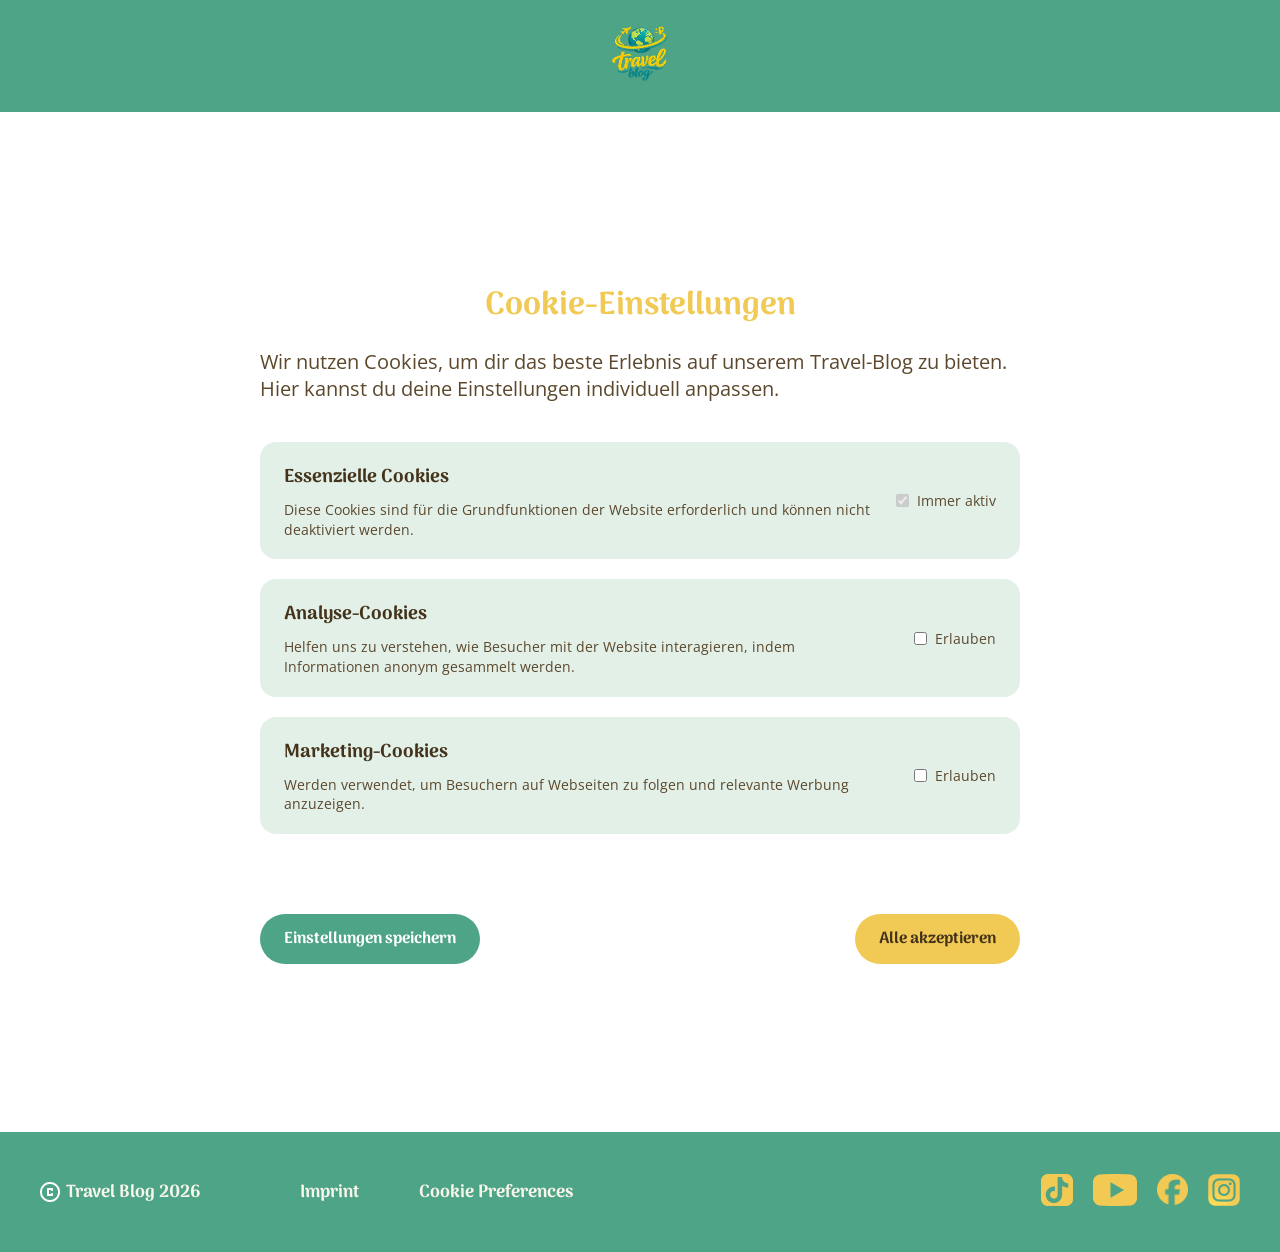
<file: cookies.html>
<!DOCTYPE html>
<html lang="en">

<head>
    <meta charset="UTF-8">
    <meta name="viewport" content="width=device-width, initial-scale=1.0">
    <title>Cookies Preferences</title>

    <link rel="icon" type="image/png" href="./assets/icons/icon-travelBlog.png">

    <link rel="stylesheet" href="./css/global.css">
    <link rel="stylesheet" href="./css/fonts.css">
    <link rel="stylesheet" href="./css/main.css">
    <link rel="stylesheet" href="./css/main-respo.css">

    <style>
        .navigator-bar {
            display: flex;
            justify-content: center;
            align-items: center;
        }

        .nav-links {
            display: none;
        }

        .cookie-page {
            display: flex;
            flex-direction: column;
            justify-content: center;
            max-width: 800px;
            margin: 60px auto;
            padding: 0 20px;
        }

        .cookie-page>p {
            font-family: 'Open Sans', sans-serif;
            font-size: 20px;
            color: #5c482c;
        }

        .cookie-page h1 {
            font-family: 'Arima', serif;
            color: #f1ca55;
            margin-bottom: 16px;
            text-align: center;
        }

        .cookie-form {
            margin-top: 20px;
        }

        .cookie-card {
            display: flex;
            justify-content: space-between;
            align-items: center;
            background-color: #e2f0e8;
            padding: 20px 24px;
            border-radius: 16px;
            margin-top: 20px;
            gap: 20px;
        }

        .cookie-info h3 {
            font-family: 'Arima', serif;
            color: #43331b;
            margin-bottom: 8px;
        }

        .cookie-info p {
            font-family: 'Open Sans', sans-serif;
            font-size: 14px;
            color: #5c482c;
            line-height: 1.4;
        }

        .cookie-action {
            display: flex;
            align-items: center;
            gap: 8px;
            white-space: nowrap;
        }

        .cookie-buttons {
            display: flex;
            justify-content: space-between;
            gap: 16px;
            margin-top: 80px;
        }

        .btn-save,
        .btn-accept-all {
            padding: 12px 24px;
            border-radius: 40px;
            border: none;
            font-family: 'Arima', serif;
            font-size: 16px;
            font-weight: 700;
            cursor: pointer;
        }

        .btn-save {
            background-color: #4ea487;
            color: white;
            cursor: pointer;
            transition: all 0.3s cubic-bezier(0.25, 0.8, 0.25, 1);
        }

        .btn-save:hover {
            transform: translateY(-3px) scale(1.03);
            background-color: rgba(65, 145, 118, 1);
            box-shadow: 0 8px 20px rgba(78, 164, 135, 0.4);
        }

        .btn-accept-all {
            background-color: #f1ca55;
            color: #43331b;
            cursor: pointer;
            transition: all 0.3s cubic-bezier(0.25, 0.8, 0.25, 1);
        }

        .btn-accept-all:hover {
            transform: translateY(-3px) scale(1.03);
            background-color: #f1ca55;
            box-shadow: 0 8px 20px rgba(78, 164, 135, 0.4);
            color: #43331b7c;
        }

        label {
            font-family: 'Open Sans', sans-serif;
            font-size: 14px;
            color: #5c482c;
        }
    </style>
</head>

<body>
    <header>
        <nav class="navigator-bar">

            <div class="blog-logo">
                <a href="index.html"><img src="./assets/img/logo-travelBlog.png" alt="Travel Blog Logo"></a>
            </div>

            <ul class="nav-links">
                <li><a href="#highlights">Highlights</a></li>
                <li><a href="#faq">FAQ</a></li>
                <li><a href="#contact">Contact</a></li>
            </ul>

        </nav>
    </header>

    <main class="cookie-page">
        <h1>Cookie-Einstellungen</h1>
        <p>Wir nutzen Cookies, um dir das beste Erlebnis auf unserem Travel-Blog zu bieten. Hier kannst du deine
            Einstellungen individuell anpassen.</p>

        <form class="cookie-form">
            <div class="cookie-card">
                <div class="cookie-info">
                    <h3>Essenzielle Cookies</h3>
                    <p>Diese Cookies sind für die Grundfunktionen der Website erforderlich und können nicht deaktiviert
                        werden.</p>
                </div>
                <div class="cookie-action">
                    <input type="checkbox" checked disabled id="essential">
                    <label for="essential">Immer aktiv</label>
                </div>
            </div>

            <div class="cookie-card">
                <div class="cookie-info">
                    <h3>Analyse-Cookies</h3>
                    <p>Helfen uns zu verstehen, wie Besucher mit der Website interagieren, indem Informationen anonym
                        gesammelt werden.</p>
                </div>
                <div class="cookie-action">
                    <input type="checkbox" id="analytics">
                    <label for="analytics">Erlauben</label>
                </div>
            </div>

            <div class="cookie-card">
                <div class="cookie-info">
                    <h3>Marketing-Cookies</h3>
                    <p>Werden verwendet, um Besuchern auf Webseiten zu folgen und relevante Werbung anzuzeigen.</p>
                </div>
                <div class="cookie-action">
                    <input type="checkbox" id="marketing">
                    <label for="marketing">Erlauben</label>
                </div>
            </div>

            <div class="cookie-buttons">
                <button type="submit" class="btn-save">Einstellungen speichern</button>
                <button type="button" class="btn-accept-all">Alle akzeptieren</button>
            </div>
        </form>
    </main>

    <footer>
        <div class="footer-container">

            <div class="footer-left">
                <div class="footer-left-copyright">
                    <img src="./assets/icons/icon-copyright.png" alt="Copyright Symbol">
                    <p>Travel Blog 2026</p>
                </div>
                <div class="footer-left-links">
                    <a href="imprint.html">Imprint</a>
                    <a href="cookies.html">Cookie Preferences</a>
                </div>
            </div>

            <div class="footer-right">
                <a href="https://www.tiktok.com" target="_blank"><img class="footer-social-logos"
                        src="./assets/icons/icon-tiktok.png" alt="TikTok Icon"></a>

                <a href="https://www.youtube.com" target="_blank"><img class="footer-social-logos"
                        src="./assets/icons/icon-youtube.png" alt="Youtube Icon"></a>

                <a href="https://www.facebook.com" target="_blank"><img class="footer-social-logos"
                        src="./assets/icons/icon-facebook.png" alt="Facebook Icon"></a>

                <a href="https://www.instagram.com" target="_blank"><img class="footer-social-logos"
                        src="./assets/icons/icon-Instagram.png" alt="Instagram Icon"></a>
            </div>

        </div>
    </footer>

    <nav class="bottom-nav" aria-label="main navigationbar">

        <div class="bottom-nav-icons">
            <a href="./index.html"><img src="./assets/icons/icon-menubar-home.svg" alt="Home Icon"></a>

            <a href="./index.html#highlights"><img src="./assets/icons/icon-menubar-rocket.svg"
                    alt="Highlight Icon"></a>

            <a href="./index.html#faq"><img src="./assets/icons/icon-menubar-question.svg" alt="FAQ Icon"></a>

            <a href="./index.html#contact"><img src="./assets/icons/icon-menubar-contact.svg" alt="Contact Icon"></a>
        </div>

    </nav>
</body>

</html>
</file>
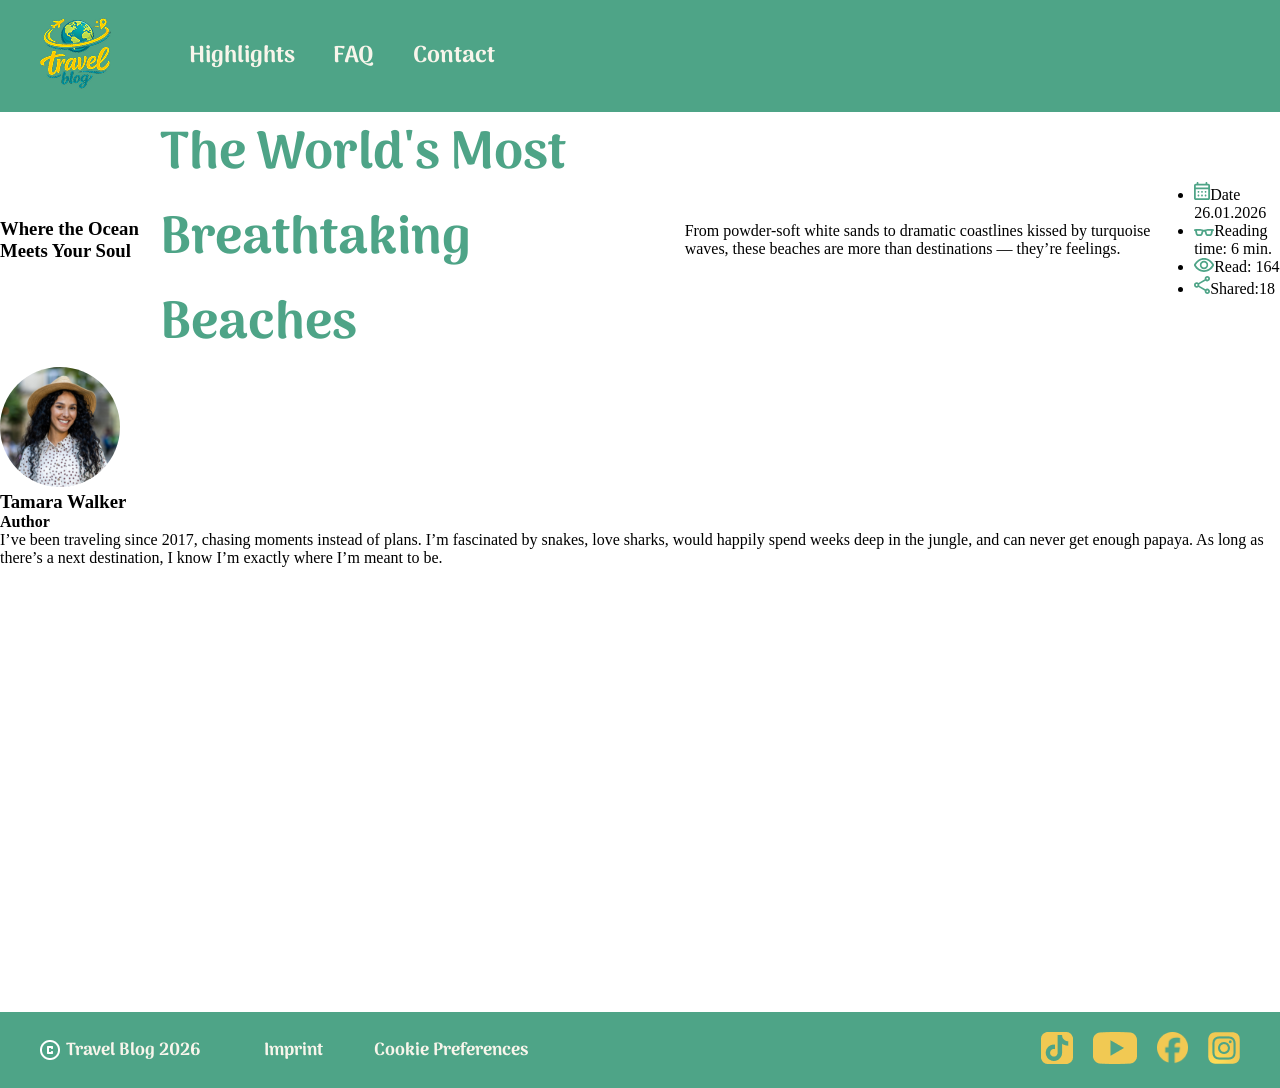
<file: first_page.html>
<!DOCTYPE html>
<html lang="de">

<head>
    <meta charset="UTF-8">
    <meta name="viewport" content="width=device-width, initial-scale=1.0">

    <title>Travel Blog</title>
    <link rel="icon" type="image/png" href="./assets/icons/icon-travelBlog.png">

    <link rel="stylesheet" href="./css/global.css">
    <link rel="stylesheet" href="./css/fonts.css">
    <link rel="stylesheet" href="./css/main.css">
</head>

<body>
    <header>
        <nav class="navigator-bar">

            <div class="blog-logo">
                <a href="#"><img src="./assets/img/logo-travelBlog.png" alt="Travel Blog Logo"></a>
            </div>

            <ul class="nav-links">
                <li><a href="#highlights">Highlights</a></li>
                <li><a href="#faq">FAQ</a></li>
                <li><a href="#contact">Contact</a></li>
            </ul>

        </nav>
    </header>

    <main>
        <section>
            <div class="headline">
                <h3>Where the Ocean Meets Your Soul</h3>
                <h1>The World's Most Breathtaking Beaches</h1>
                <p>From powder-soft white sands to dramatic coastlines kissed by turquoise waves, these beaches are more
                    than destinations — they’re feelings.</p>
                <ul>
                    <li><img src="./assets/icons/icon-calendarMonth.svg" alt="icon-calendarMonth">Date 26.01.2026</li>
                    <li><img src="./assets/icons/icon-eyeglasses.svg" alt="icon-eyeglasses">Reading time: 6 min.</li>
                    <li><img src="./assets/icons/icon-visibility.svg" alt="icon-visibility">Read: 164</li>
                    <li><img src="./assets/icons/icon-share.svg" alt="icon-share">Shared:18</li>
                </ul>
            </div>
            <div>
                <div>
                    <img src="./assets/img/img-photo of the author.svg" alt="Photo of the author">
                    <h3>Tamara Walker</h3>
                    <h4>Author</h4>
                </div>
                <div>
                    <p>I’ve been traveling since 2017, chasing moments instead of plans.
                        I’m fascinated by snakes, love sharks, would happily spend weeks deep in the jungle, and can
                        never get enough papaya. As long as there’s a next destination, I know I’m exactly where I’m
                        meant to be.</p>
                </div>
            </div>
        </section>

    </main>

    <footer>
        <div class="footer-container">

            <div class="footer-left">
                <div class="footer-left-copyright">
                    <img src="./assets/icons/icon-copyright.png" alt="Copyright Symbol">
                    <p>Travel Blog 2026</p>
                </div>
                <div class="footer-left-links">
                    <a href="#">Imprint</a>
                    <a href="#">Cookie Preferences</a>
                </div>
            </div>

            <div class="footer-right">
                <a href="https://www.tiktok.com" target="_blank"><img class="footer-social-logos"
                        src="./assets/icons/icon-tiktok.png" alt="TikTok Icon"></a>

                <a href="https://www.youtube.com" target="_blank"><img class="footer-social-logos"
                        src="./assets/icons/icon-youtube.png" alt="Youtube Icon"></a>

                <a href="https://www.facebook.com" target="_blank"><img class="footer-social-logos"
                        src="./assets/icons/icon-facebook.png" alt="Facebook Icon"></a>

                <a href="https://www.instagram.com" target="_blank"><img class="footer-social-logos"
                        src="./assets/icons/icon-Instagram.png" alt="Instagram Icon"></a>
            </div>

        </div>
    </footer>

</body>

</html>
</file>
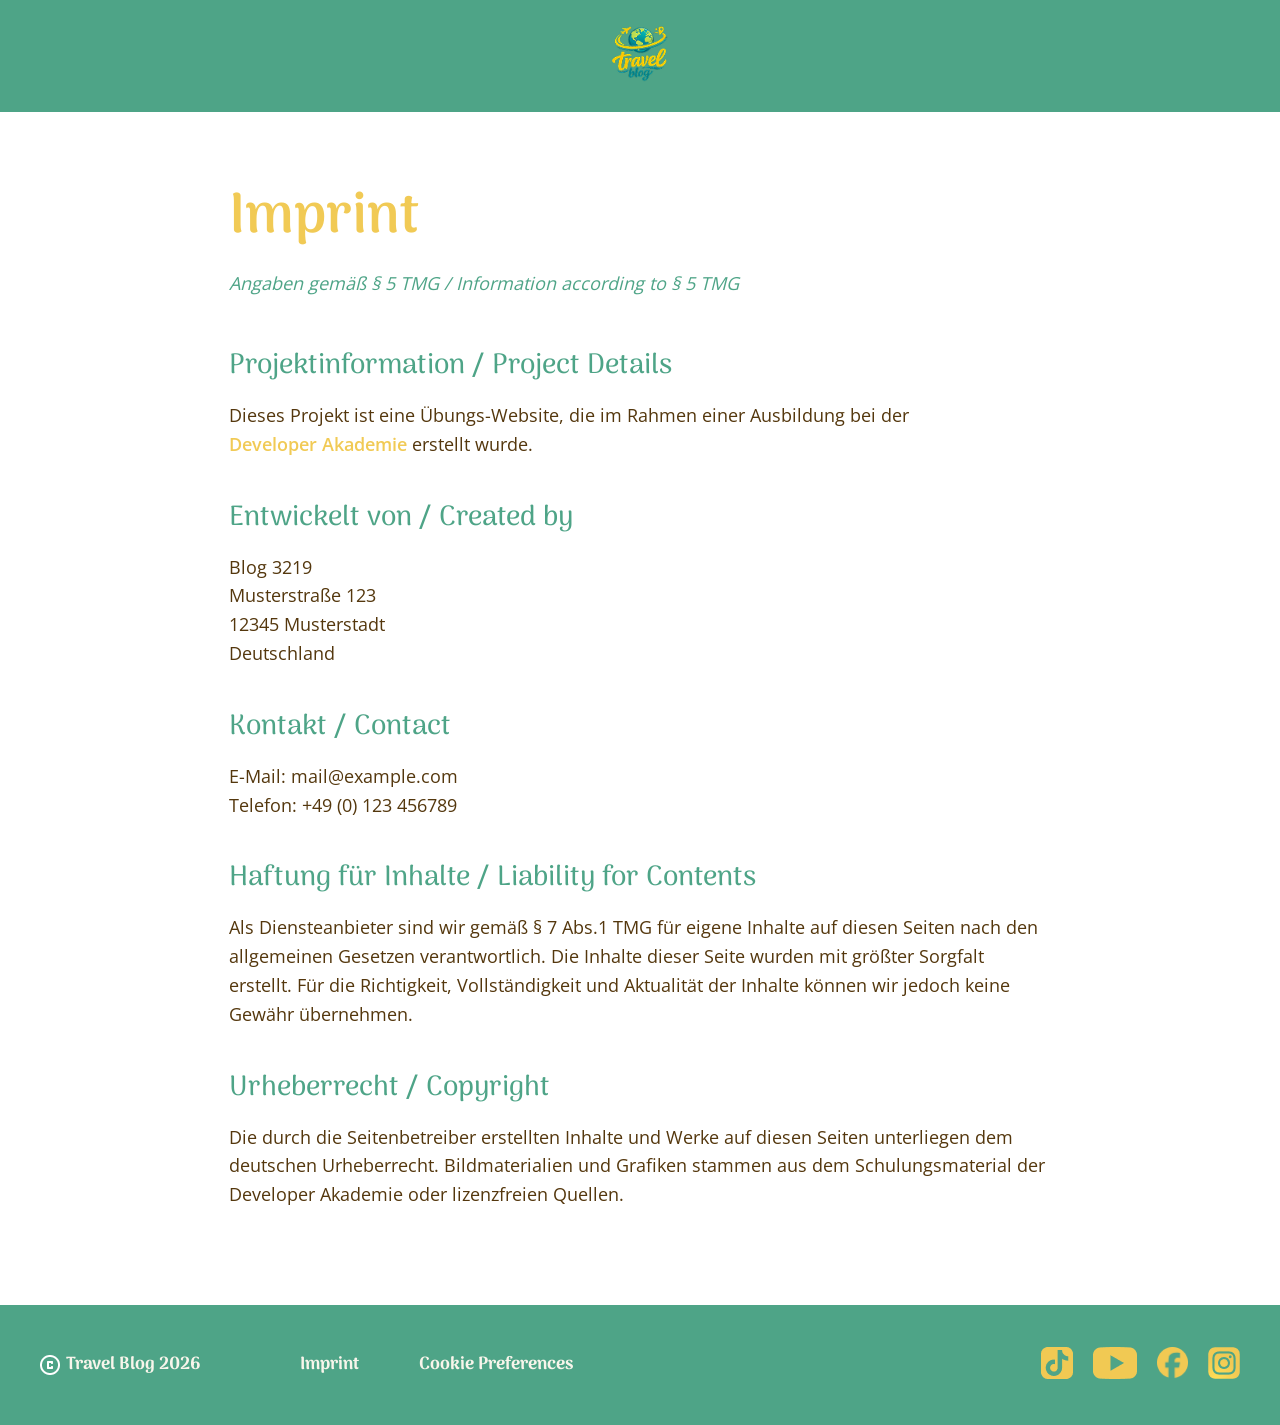
<file: imprint.html>
<!DOCTYPE html>
<html lang="en">

<head>
    <meta charset="UTF-8">
    <meta name="viewport" content="width=device-width, initial-scale=1.0">
    <title>Imprint Travel Blog</title>
    <link rel="icon" type="image/png" href="./assets/icons/icon-travelBlog.png">

    <link rel="stylesheet" href="./css/global.css">
    <link rel="stylesheet" href="./css/fonts.css">
    <link rel="stylesheet" href="./css/main.css">
    <link rel="stylesheet" href="./css/main-respo.css">

    <style>
        .navigator-bar {
            display: flex;
            justify-content: center;
            align-items: center;
        }

        .nav-links {
            display: none;
        }

        .imprint-container {
            max-width: 902px;
            margin: 0 auto;
            padding: 60px 40px;
            font-family: 'Open Sans', sans-serif;
            color: rgba(84, 55, 13, 1);
        }

        .imprint-container>h1 {
            font-family: 'Arima', serif;
            font-size: 56px;
            font-weight: 600;
            color: rgb(241, 202, 85);
            margin-bottom: 8px;
        }

        .imprint-note {
            font-size: 18px;
            color: rgba(78, 164, 135, 1);
            font-style: italic;
            margin-bottom: 48px;
        }

        .imprint-section {
            margin-bottom: 36px;
        }

        .imprint-section>h2 {
            font-family: 'Arima', serif;
            font-size: 28px;
            font-weight: 500;
            color: rgba(78, 164, 135, 1);
            margin-bottom: 12px;
        }

        .imprint-section>p {
            font-size: 18px;
            line-height: 1.6;
            color: rgba(84, 55, 13, 1);
        }

        .imprint-section strong {
            color: rgb(241, 202, 85);
            font-weight: 600;
        }
    </style>

</head>

<body>
    <header>
        <nav class="navigator-bar">

            <div class="blog-logo">
                <a href="index.html"><img src="./assets/img/logo-travelBlog.png" alt="Travel Blog Logo"></a>
            </div>

            <ul class="nav-links">
                <li><a href="#highlights">Highlights</a></li>
                <li><a href="#faq">FAQ</a></li>
                <li><a href="#contact">Contact</a></li>
            </ul>

        </nav>
    </header>

    <main class="imprint-container">
        <h1>Imprint</h1>
        <p class="imprint-note">Angaben gemäß § 5 TMG / Information according to § 5 TMG</p>

        <section class="imprint-section">
            <h2>Projektinformation / Project Details</h2>
            <p>Dieses Projekt ist eine Übungs-Website, die im Rahmen einer Ausbildung bei der
                <br>
                <strong>Developer
                    Akademie</strong> erstellt wurde.
            </p>
        </section>

        <section class="imprint-section">
            <h2>Entwickelt von / Created by</h2>
            <p>
                Blog 3219 <br>
                Musterstraße 123<br>
                12345 Musterstadt<br>
                Deutschland
            </p>
        </section>

        <section class="imprint-section">
            <h2>Kontakt / Contact</h2>
            <p>
                E-Mail: mail@example.com<br>
                Telefon: +49 (0) 123 456789
            </p>
        </section>

        <section class="imprint-section">
            <h2>Haftung für Inhalte / Liability for Contents</h2>
            <p>Als Diensteanbieter sind wir gemäß § 7 Abs.1 TMG für eigene Inhalte auf diesen Seiten nach den
                allgemeinen Gesetzen verantwortlich. Die Inhalte dieser Seite wurden mit größter Sorgfalt erstellt. Für
                die Richtigkeit, Vollständigkeit und Aktualität der Inhalte können wir jedoch keine Gewähr übernehmen.
            </p>
        </section>

        <section class="imprint-section">
            <h2>Urheberrecht / Copyright</h2>
            <p>Die durch die Seitenbetreiber erstellten Inhalte und Werke auf diesen Seiten unterliegen dem deutschen
                Urheberrecht. Bildmaterialien und Grafiken stammen aus dem Schulungsmaterial der Developer Akademie oder
                lizenzfreien Quellen.</p>
        </section>
    </main>

    <footer>
        <div class="footer-container">

            <div class="footer-left">
                <div class="footer-left-copyright">
                    <img src="./assets/icons/icon-copyright.png" alt="Copyright Symbol">
                    <p>Travel Blog 2026</p>
                </div>
                <div class="footer-left-links">
                    <a href="imprint.html">Imprint</a>
                    <a href="cookies.html">Cookie Preferences</a>
                </div>
            </div>

            <div class="footer-right">
                <a href="https://www.tiktok.com" target="_blank"><img class="footer-social-logos"
                        src="./assets/icons/icon-tiktok.png" alt="TikTok Icon"></a>

                <a href="https://www.youtube.com" target="_blank"><img class="footer-social-logos"
                        src="./assets/icons/icon-youtube.png" alt="Youtube Icon"></a>

                <a href="https://www.facebook.com" target="_blank"><img class="footer-social-logos"
                        src="./assets/icons/icon-facebook.png" alt="Facebook Icon"></a>

                <a href="https://www.instagram.com" target="_blank"><img class="footer-social-logos"
                        src="./assets/icons/icon-Instagram.png" alt="Instagram Icon"></a>
            </div>

        </div>
    </footer>

    <nav class="bottom-nav" aria-label="main navigationbar">

        <div class="bottom-nav-icons">
            <a href="./index.html"><img src="./assets/icons/icon-menubar-home.svg" alt="Home Icon"></a>

            <a href="./index.html#highlights"><img src="./assets/icons/icon-menubar-rocket.svg"
                    alt="Highlight Icon"></a>

            <a href="./index.html#faq"><img src="./assets/icons/icon-menubar-question.svg" alt="FAQ Icon"></a>

            <a href="./index.html#contact"><img src="./assets/icons/icon-menubar-contact.svg" alt="Contact Icon"></a>
        </div>

    </nav>
</body>

</html>
</file>
<file: css/global.css>
* {
  margin: 0;
  padding: 0;
  box-sizing: border-box;
}

html {
  scroll-behavior: smooth;
}

a {
    text-decoration: none;
}

body {
  --sb-track-color: #419176;
  --sb-thumb-color: #f1ca55;
  --sb-size: 14px;
}

body::-webkit-scrollbar {
  width: var(--sb-size)
}

body::-webkit-scrollbar-track {
  background: var(--sb-track-color);
  border-radius: 3px;
}

body::-webkit-scrollbar-thumb {
  background: var(--sb-thumb-color);
  border-radius: 3px;
  
}

@supports not selector(::-webkit-scrollbar) {
  body {
    scrollbar-color: var(--sb-thumb-color)
                     var(--sb-track-color);
  }
}
</file>
<file: css/fonts.css>
@font-face {
    font-display: swap;
    font-family: "Arima";
    font-style: normal;
    font-weight: 100 900;
    src: url('../assets/fonts/Arima/Arima-VariableFont_wght.ttf') format('truetype');
}

@font-face {
  font-display: swap;
  font-family: "Open Sans";
  font-style: normal;
  font-weight: 100 900;
  src: url('../assets/fonts/Open_Sans/OpenSans-VariableFont_wdth,wght.ttf') format('truetype');
}
</file>
<file: css/main.css>
header {
    background-color: rgba(78, 164, 135, 1);
    max-height: 128px;
}

.navigator-bar {
    display: flex;
    align-items: center;
    gap: Clamp(20px, 6vw, 100px);
    max-width: 1440px;
    margin: 0 auto;
    padding: 20px 40px;
}

.blog-logo {
    height: 72px;
    width: 72px;
    display: flex;
    align-items: center;
    justify-content: center;
}

.blog-logo img {
    width: 100%;
    height: 100%;
    object-fit: contain;
}

.nav-links {
    display: flex;
    list-style: none;
    gap: Clamp(16px, 3vw, 40px);
}

.nav-links a {
    font-family: 'Arima', sans-serif;
    font-size: Clamp(1.1rem, 1.8vw, 1.5rem);
    font-weight: 700;
    color: rgba(248, 245, 235, 1);
    transition: text-underline-offset 0.2s ease;
}

.nav-links a:hover {
    color: rgba(248, 245, 235, 1);
    text-decoration: underline solid 1px rgba(248, 245, 235, 1);
    text-underline-offset: 6px;
}

main {
    min-height: 100vh;
}

.hero-content-wrapper {
    position: relative;
    max-width: 1440px;
    height: 547px;
    overflow: hidden;
    margin: 0 auto;
}

.hero-image {
    position: relative;
    width: 100%;
    max-width: 1440px;
    height: 515px;
    background-image: url("../assets/img/img-hero.jpg");
    background-size: cover;
    background-position: center;
    display: flex;
}

.hero-yellow-shape {
    position: absolute;
    top: 0;
    left: 0px;
    width: Clamp(222px, 45vw, 647px);
    height: Clamp(185px, 37.5vw, 540px);
    z-index: 2;
    pointer-events: none;
}

.hero-content {
    position: relative;
    z-index: 2;
    display: flex;
    flex-direction: column;
    gap: 32px;
    max-width: 345px;
    top: 143px;
    left: 104px;
}

.hero-content>h1 {
    font-family: 'Arima', serif;
    font-size: 60px;
    font-weight: 700;
    color: rgba(84, 55, 13, 1);
}

.hero-content>p {
    font-family: 'Open Sans', sans-serif;
    font-size: 28px;
    font-weight: 400;
    color: rgba(84, 55, 13, 1);
}

.hero-badge {
    position: absolute;
    z-index: 4;
    width: 160px;
    height: auto;
    top: 55.15%;
    left: 30.83%;
}

.content-wrapper {
    max-width: 1200px;
    margin: Clamp(40px, 8vw, 88px) auto Clamp(60px, 10vw, 126px);
    display: flex;
    flex-direction: column;
    justify-content: center;
    align-items: center;
    gap: Clamp(48px, 8vw, 120px);
}

.highlights {
    width: 100%;
    display: flex;
    flex-direction: column;
    align-items: center;
    gap: Clamp(40px, 6vw, 88px);
    padding: 0 20px;
    margin: 0 auto;
}

.headline-text {
    max-width: 979px;
    display: flex;
    flex-direction: column;
    gap: 24px;
    text-align: center;
}

.headline {
    display: flex;
    align-items: center;
    justify-content: center;
    gap: 8px;
}

.headline>img {
    width: Clamp(32px, 4vw, 48px);
    height: Clamp(32px, 4vw, 48px);
}

.headline>h1 {
    font-family: "Arima", serif;
    font-weight: 700;
    font-size: Clamp(32px, 5vw, 52px);
    color: rgba(78, 164, 135, 1);
}

.headline-text>p {
    font-family: "Open Sans", sans-serif;
    font-weight: 500;
    font-size: Clamp(16px, 2.5vw, 24px);
    color: rgba(84, 55, 13, 1);
}

.highlight-slider {
    min-height: Clamp(360px, 37vw, 533px);
    width: 100%;
    position: relative;
    display: flex;
    justify-content: center;
    align-items: flex-end;
    padding-bottom: 44px;
    gap: 22px;
    overflow: hidden;
    border-top-right-radius: Clamp(40px, 8vw, 100px);
    cursor: pointer;
}

.highlight-slider input {
    appearance: none;
    z-index: 20;
    width: 28px;
    height: 28px;
    background-color: #ffffff;
    border-radius: 50%;
    cursor: pointer;
    border: none;
    outline: none;
    transition: all 0.3s ease;
}

.highlight-slider input:checked {
    width: 40px;
    background-color: rgba(241, 201, 83, 1);
    border-radius: 14px;
}

.highlight-slider-wrapper {
    width: 100%;
    height: 100%;
    position: absolute;
    top: 0;
    left: 0;
}

.highlight-slider-element {
    width: 100%;
    height: 100%;
    position: absolute;
    top: 0;
    left: 0;
    opacity: 0;
    transition: opacity 0.6s ease-in-out;
    pointer-events: none;
}

.slider-img {
    width: 100%;
    height: 100%;
}

.slider-img>a {
    display: block;
    width: 100%;
    height: 100%;
    pointer-events: none;
}


.slider-img img {
    width: 100%;
    height: 100%;
    object-fit: cover;
}

.slider-text {
    max-width: 881px;
    backdrop-filter: blur(16px);
    position: absolute;
    top: Clamp(20px, 4vw, 54px);
    left: Clamp(16px, 3vw, 38px);
    right: Clamp(16px, 3vw, 38px);
    display: flex;
    flex-direction: column;
    gap: 8px;
    padding: Clamp(12px, 2vw, 16px) Clamp(16px, 2.5vw, 24px);
    box-shadow: 0px 0px 1px rgba(255, 255, 255, 0.08),
        1px 2px 4px rgba(255, 255, 255, 0.08),
        3px 4px 9px rgba(255, 255, 255, 0.08),
        6px 8px 15px rgba(255, 255, 255, 0.08),
        9px 12px 24px rgba(255, 255, 255, 0.08);
    pointer-events: none;
}

.slider-text>h3 {
    color: rgba(255, 255, 255, 1);
    font-family: "Open Sans", sans-serif;
    font-weight: 600;
    font-size: Clamp(24px, 4vw, 44px);
}

.slider-text>p {
    color: rgba(255, 255, 255, 1);
    font-family: "Open Sans", sans-serif;
    font-weight: 400;
    font-size: Clamp(15px, 2vw, 24px);
}

.highlight-slider input[value="one"]:checked~.highlight-slider-wrapper .element-one,
.highlight-slider input[value="two"]:checked~.highlight-slider-wrapper .element-two,
.highlight-slider input[value="three"]:checked~.highlight-slider-wrapper .element-three,
.highlight-slider input[value="four"]:checked~.highlight-slider-wrapper .element-four {
    opacity: 1;
    pointer-events: auto;
}

.highlight-slider input[value="one"]:checked~.highlight-slider-wrapper .element-one .slider-img>a,
.highlight-slider input[value="two"]:checked~.highlight-slider-wrapper .element-two .slider-img>a,
.highlight-slider input[value="three"]:checked~.highlight-slider-wrapper .element-three .slider-img>a,
.highlight-slider input[value="four"]:checked~.highlight-slider-wrapper .element-four .slider-img>a {
    pointer-events: auto;
}

.FAQ {
    width: 100%;
    display: flex;
    flex-direction: column;
    align-items: center;
    gap: 48px;
    margin: 0 auto;
    padding: 0 20px;
}

.faq-headline {
    display: flex;
    align-items: center;
    justify-content: center;
    gap: 8px;
}

.faq-headline>img {
    width: Clamp(32px, 4vw, 48px);
    height: Clamp(32px, 4vw, 48px);
}

.faq-headline>h1 {
    font-family: "Arima", serif;
    font-weight: 700;
    font-size: Clamp(32px, 5vw, 52px);
    color: rgba(78, 164, 135, 1);
}

.faq-wrapper {
    width: 100%;
    max-width: 1200px;
    display: flex;
    flex-direction: column;
    gap: 32px;
}

details {
    min-height: 61px;
    max-height: 78px;
    border-radius: 12px;
    background-color: rgba(241, 201, 83, 1);
    display: flex;
    flex-direction: column;
    justify-content: center;
    padding: 16px 14px;
    overflow: hidden;
    transition: max-height 1.3s ease, padding 0.8s ease;
}

details[open] {
    max-height: 420px;
}

summary {
    font-family: "Open Sans", sans-serif;
    font-weight: 600;
    font-size: Clamp(18px, 2.5vw, 24px);
    color: rgba(84, 55, 13, 1);
    display: flex;
    justify-content: space-between;
    align-items: center;
    list-style: none;
    pointer-events: none;
}

summary::after {
    content: "";
    display: inline-block;
    width: 12px;
    height: 12px;
    border-right: 3px solid rgba(84, 55, 13, 1);
    border-bottom: 3px solid rgba(84, 55, 13, 1);
    transform: rotate(45deg);
    transition: transform 0.5s ease;
    cursor: pointer;
    margin-left: 16px;
    pointer-events: auto;
}

details[open] summary::after {
    transform: rotate(-135deg);
}

details>p {
    font-family: "Open Sans", sans-serif;
    font-weight: 500;
    font-size: Clamp(14px, 1.8vw, 16px);
    background-color: rgba(255, 255, 255, 1);
    margin: 0;
    padding: 0 12px;
    border-radius: 5px;
    max-height: 0;
    overflow: hidden;
    opacity: 0;
    transform: translateY(18px);
    transition: max-height 1.3s ease, opacity 0.9s ease, transform 1s ease, padding 0.8s ease, margin 0.8s ease;
}

details[open]>p {
    margin-top: 8px;
    padding: 8px 12px;
    max-height: 240px;
    opacity: 1;
    transform: translateY(0);
}

.Contact-form {
    width: 100%;
    max-width: 1100px;
    padding: 0 20px;
    margin: 0 auto;
    font-family: 'Open Sans', sans-serif;
    color: #3d352e;
}

.contact-header {
    text-align: center;
    margin-bottom: Clamp(24px, 5vw, 48px);
}

.contact-title-wrapper {
    display: flex;
    align-items: center;
    justify-content: center;
    gap: 12px;
    margin-bottom: 16px;
}

.contact-icon {
    width: 28px;
    height: 28px;
}

.contact-title-wrapper h2 {
    font-family: 'Arima', serif;
    font-size: Clamp(32px, 5vw, 52px);
    color: rgba(78, 164, 135, 1);
    margin: 0;
    font-weight: 600;
}

.contact-title-wrapper>img {
    width: Clamp(32px, 4vw, 48px);
    height: Clamp(32px, 4vw, 48px);
}

.contact-subtitle {
    font-size: Clamp(16px, 2.5vw, 24px);
    line-height: 1.5;
    color: #3d352e;
    margin: 0;
}

.form-container {
    display: flex;
    flex-direction: column;
}

.form-row {
    display: flex;
    flex-wrap: wrap;
    gap: Clamp(16px, 3vw, 40px);
}

.input-group {
    display: flex;
    flex-direction: column;
    flex: auto;
    margin-bottom: Clamp(20px, 4vw, 40px);
}

.input-group label {
    font-size: Clamp(16px, 2vw, 24px);
    font-weight: 400;
    margin-bottom: 12px;
    color: rgba(84, 55, 13, 1);
}

.input-group input,
.input-group textarea {
    border: none;
    border-bottom: 1px solid rgba(84, 55, 13, 1);
    background: transparent;
    padding: 8px 0;
    font-family: inherit;
    font-size: Clamp(16px, 2vw, 24px);
    color: #3d352e;
    outline: none;
    resize: none;
}

.input-group input:focus,
.input-group textarea:focus {
    border-bottom-color: rgba(78, 164, 135, 1);
}

.checkbox-group {
    display: flex;
    align-items: center;
    justify-content: center;
    gap: 8px;
    margin-bottom: 36px;
    font-size: Clamp(13px, 1.5vw, 15px);
}

.checkbox-group input[type="checkbox"] {
    accent-color: rgba(78, 164, 135, 1);
    cursor: pointer;
    width: 18px;
    height: auto;
}

.checkbox-group a {
    color: rgba(78, 164, 135, 1);
    text-decoration: underline;
}

.button-wrapper {
    display: flex;
    justify-content: center;
}

.button-wrapper button {
    background: #ffffff;
    border: 1px solid rgba(48, 48, 48, 0.5);
    border-radius: 50px;
    padding: 10px Clamp(24px, 4vw, 44px);
    font-family: 'Arima', cursive, serif;
    font-size: Clamp(18px, 2vw, 24px);
    letter-spacing: 0.05em;
    color: rgba(115, 115, 115, 1);
    cursor: pointer;
    transition: all 0.2s ease;
}

.button-wrapper button:hover {
    border-color: rgba(78, 164, 135, 1);
    color: rgba(78, 164, 135, 1);
}

footer {
    background-color: rgba(78, 164, 135, 1);
    max-height: 152px;
}

.footer-container {
    display: flex;
    justify-content: space-between;
    align-items: center;
    gap: Clamp(20px, 5vw, 100px);
    max-width: 1440px;
    margin: 0 auto;
    padding: 20px 40px;
}

.footer-left {
    display: flex;
    align-items: center;
    gap: Clamp(20px, 5vw, 100px);
}

.footer-left-copyright {
    display: flex;
    align-items: center;
    gap: 6px;
}

.footer-left-copyright p {
    font-family: 'Arima', sans-serif;
    font-size: 1.1rem;
    font-weight: 700;
    color: rgba(248, 245, 235, 1);
}

.footer-left-links {
    display: flex;
    gap: Clamp(20px, 4vw, 60px);
}

.footer-left-links a {
    font-family: 'Arima', sans-serif;
    font-size: 1.1rem;
    font-weight: 700;
    color: rgba(248, 245, 235, 1);
    transition: text-underline-offset 0.2s ease;
}

.footer-left-links a:hover {
    color: rgba(248, 245, 235, 1);
    text-decoration: underline solid 1px rgba(248, 245, 235, 1);
    text-underline-offset: 6px;
}

.footer-right {
    display: flex;
    gap: 20px;
}

.footer-social-logos {
    transition: filter 0.3s ease;
    width: auto;
    height: 32px;
}

.footer-social-logos:hover {
    filter: drop-shadow(0px 2px 4px rgba(0, 0, 0, 0.8));
}

.bottom-nav {
    background-color: rgba(241, 201, 83, 1);
    height: 88px;
    display: none;
    justify-content: center;
    align-items: center;
}

.bottom-nav-icons {
    display: flex;
    justify-content: center;
    gap: 48px;
    width: 31px;
    height: auto;
}
</file>
<file: css/main-respo.css>
@media screen and (min-width: 320px) {
    header {
        position: sticky;
        max-height: 70px;
    }

    .blog-logo img {
        width: 56px;
        height: auto;
    }

    .navigator-bar {
        justify-content: center;
        padding: 5px 16px;
    }

    .nav-links,
    .contact-subtitle {
        display: none;
    }

    .hero-badge {
        position: absolute;
        width: clamp(132px, calc(215.65px - 17.39vw), 160px);
        height: auto;
        top: 121px;
        left: clamp(67px, calc(78.95px - 2.48vw), 71px);
    }

    .checkbox-group {
        display: block;
    }

    .button-wrapper button {
        font-weight: 600;
        letter-spacing: 0.1em;
    }

    .footer-container {
        display: flex;
        align-items: flex-end;
        min-height: 134px;
        padding: 24px 15px 24px;
    }

    .footer-left {
        display: flex;
        flex-direction: column-reverse;
        gap: 0px;
    }

    .footer-left-copyright p,
    .footer-left-links a {
        font-size: clamp(0.85rem, 2.5vw, 1.0rem);
    }

    .footer-left-links {
        display: flex;
        flex-direction: column;
        gap: 4px;
    }

    .footer-right {
        display: flex;
        align-items: center;
        gap: clamp(8px, 2vw, 16px);
    }

    .footer-social-logos {
        width: auto;
        height: clamp(20px, 5vw, 24px);
    }

    .bottom-nav {
        position: sticky;
        bottom: 0;
        display: flex;
    }
}

@media screen and (min-width: 481px) {

    .hero-badge {
        width: clamp(110px, calc(168.74px - 7.64vw), 132px);
        height: auto;
        top: clamp(121px, calc(-77.75px + 41.32vw), 240px);
        left: clamp(67px, calc(-221.93px + 60.07vw), 240px);
    }

    .contact-subtitle {
        display: block;
    }

    .footer-container {
        min-height: 120px;
        padding: clamp(15px, 4vw, 40px) 24px;
    }

    .footer-right {
        gap: clamp(16px, 3vw, 28px);
    }

    .footer-social-logos {
        height: 32px;
    }
}

@media screen and (min-width: 769px) {
    header {
        max-height: none;
    }

    .navigator-bar {
        padding: 20px 40px;
        justify-content: flex-start;
    }

    .hero-badge {
        width: Clamp(110px, calc(52.70px + 7.45vw), 160px);
        top: Clamp(200px, calc(103.73px + 12.52vw), 284px);
        left: Clamp(210px, calc(-58.19px + 34.87vw), 444px);
    }

    .bottom-nav {
        display: none;
    }

    .nav-links {
        display: flex;
    }
}

@media screen and (max-width: 1279px) {
    .hero-content {
        display: none;
    }
}

@media screen and (min-width: 1280px) {

    .footer-container {
        justify-content: space-between;
        align-items: center;
        gap: 100px;
        max-width: 1440px;
        height: 120px;
        margin: 0 auto;
        padding: 0 40px;
    }

    .footer-left {
        flex-direction: row;
        align-items: center;
        gap: 100px;
    }

    .footer-left-copyright p,
    .footer-left-links a {
        font-size: 1.1rem;
        font-weight: 700;
    }

    .footer-left-links {
        flex-direction: row;
        gap: 60px;
    }

    .footer-right {
        gap: 20px;
    }

    .footer-social-logos {
        height: 32px;
    }
}

@media screen and (min-width: 1440px) {
    .hero-badge {
        width: 160px;
        top: 284px;
        left: 444px;
    }
}
</file>
<file: css/article-one.css>
main {
    max-width: 1440px;
    margin: 0 auto;
    padding: 20px 40px;
    display: flex;
    flex-direction: column;
    gap: clamp(40px, 5vw, 88px);
}

.section-01 {
    max-width: 1440px;
    min-height: 120px;
    margin: 0 auto;
    padding-top: 80px;
}

.section-01-wrapper {
    display: flex;
    justify-content: space-between;
    gap: 40px;
}

.section-01-left {
    max-width: 65%;
    display: flex;
    flex-direction: column;
    gap: 40px;
}

.section-01-left-headline>p.sub-headline {
    font-family: "Open Sans";
    font-style: normal;
    font-weight: 600;
    font-size: Clamp(1.125rem, 3.5vw + 0.3rem, 2.5rem);

    color: rgba(78, 164, 135, 1);
}

.section-01-left-headline h1 {
    font-family: 'Arima';
    font-style: normal;
    font-weight: 700;
    font-size: Clamp(1.625rem, 3.3vw + 0.95rem, 4rem);

    color: rgba(241, 201, 83, 1);
}

.section-01-left p {
    font-family: "Open Sans";
    font-style: normal;
    font-weight: 400;
    font-size: Clamp(1rem, 1vw + 0.75rem, 1.5rem);

    color: rgba(84, 55, 13, 1);
}

.article-meta {
    display: flex;
    flex-wrap: wrap;
    gap: 32px
}

.meta-item {
    display: flex;
    align-items: center;
    gap: 8px;
}

.meta-item p {
    font-family: "Open Sans";
    font-style: normal;
    font-weight: 400;
    font-size: 16px;
}

.section-01-right {
    width: 320px;
    max-width: 100%;
    display: flex;
    flex-direction: column;
    align-items: center;
    background-color: rgba(78, 164, 135, 0.2);
    padding: 32px 24px;
    border-radius: 24px;
    gap: 16px;
}

.author-info {
    display: flex;
    flex-direction: column;
    gap: 16px;
}

.author-info h3,
h4 {
    text-align: center;
    color: rgba(84, 55, 13, 1);
}

.author-info h3 {
    font-family: "Arima";
    font-style: normal;
    font-weight: 700;
    font-size: Clamp(1.125rem, 0.5vw + 1rem, 1.375rem);
}

.author-info h4 {
    font-family: "Arima";
    font-style: normal;
    font-weight: 400;
    font-size: 18px;
}

.author-info p {
    font-family: "Open Sans";
    font-style: normal;
    font-weight: 400;
    font-size: 16px;

    color: rgba(84, 55, 13, 1);
}

.section-02 {
    max-width: 1440px;
    width: 100%;
    min-height: 120px;
    display: flex;
    flex-direction: column;
    justify-content: center;
    align-items: center;
    gap: clamp(32px, 4vw, 64px);
    overflow: hidden;
}

.section-02 p {
    font-family: "Arima";
    font-style: normal;
    font-weight: 600;
    font-size: clamp(20px, calc(15.78px + 1.13vw), 32px);
    text-align: center;
}

.carousel-wrapper {
    width: 100%;
    display: flex;
    flex-direction: column-reverse;
    align-items: center;
    gap: 34px;
    overflow: hidden;
}

.carousel-wrapper>input[type="radio"] {
    display: none;
}

.radio-container {
    display: none;
}

.carousel {
    width: 100%;
    display: flex;
    justify-content: center;
    align-items: center;
    padding: 40px 0;
}

.carousel-card {
    z-index: 1;
    width: clamp(180px, 18vw, 300px);
    margin: 0 clamp(-35px, -2vw, -15px);
    transform: perspective(250px) rotateY(10deg) translate(0);
    transform-origin: 50% 50%;
    transition: transform 350ms ease-in-out;
}

.carousel-card img {
    width: 100%;
    height: auto;
    aspect-ratio: 3 / 4;
    object-fit: cover;
    border-radius: 24px;
    display: block;
}

.carousel-card:hover {
    z-index: 2;
    transform: perspective(250px) rotateY(0deg) translate(0px) scale(1.15);
}

.carousel-card:hover~.carousel-card {
    transform: perspective(400px) rotateY(-25deg) translateX(clamp(40px, 3vw, 65px));
}

.carousel-card:has(~ .carousel-card:hover) {
    transform: perspective(400px) rotateY(25deg) translateX(calc(-1 * clamp(40px, 3vw, 65px)));
}

p,
li {
    font-family: "Open Sans";
    font-style: normal;
    font-weight: 400;
    font-size: Clamp(1rem, 1vw + 0.75rem, 1.5rem);
    color: rgba(61, 61, 61, 1);
}

.list {
    width: 100%;
    max-width: 1000px;
    margin: 0 auto;
    padding: 0 20px;
}

ol {
    padding-left: 40px;
}

.section-03 {
    width: 100%;
    max-width: 1130px;
    min-height: 260px;
    margin: 0 auto;
    padding: 0 20px;
}

.pro-tipps {
    width: 196px;
    height: 66px;
    border-radius: 10px;
    position: relative;
    right: 48px;
    top: 20px;
    rotate: -15deg;
    display: flex;
    justify-content: center;
    align-items: center;
    gap: 12px;
    background-color: rgba(78, 164, 135, 1);
}

.pro-tipps>img {
    width: 40px;
    height: auto;
    rotate: 14deg;
}

.pro-tipps>p {
    font-family: "Open Sans";
    font-style: normal;
    font-weight: 600;
    font-size: 24px;
    color: rgba(241, 201, 83, 1);
}

.text {
    border-radius: 30px;
    padding: 26px 16px 24px 16px;
    background-color: rgba(78, 164, 135, 0.2);
}

.section-04 {
    margin: 80px 0;
}

.share-text>h3 {
    font-family: 'Arima', serif;
    font-size: clamp(1.125rem, 1vw + 0.8rem, 1.5rem);
    font-weight: 400;
    color: rgba(84, 55, 13, 1);
    text-align: center;
}

.arrow-button-wrapper {
    position: relative;
    display: grid;
    grid-template-columns: auto 160px auto;
    justify-content: center;
    align-items: flex-end;
    gap: 48px;
    padding-right: 108px;
    margin-top: -20px;
}

.arrow-icon {
    width: 107px;
    height: auto;
}

.arrow-icon-respon {
    display: none;
}

.share-toggle {
    display: none;
}

.arrow-button-wrapper>label {
    justify-self: center;
    display: flex;
    position: relative;
    top: 10px;
    justify-content: center;
    align-items: center;
    gap: 8px;
    background-color: rgba(78, 164, 135, 1);
    height: 48px;
    width: 160px;
    border-radius: 40px;
    color: rgba(241, 201, 83, 1);
    font-family: 'Arima';
    font-weight: 700;
    font-size: 24px;
    cursor: pointer;
    user-select: none;
    transition: transform 0.3s cubic-bezier(0.25, 0.8, 0.25, 1),
        background-color 0.3s, box-shadow 0.3s;
}

.arrow-button-wrapper>label:hover {
    transform: translateY(-3px) scale(1.03);
    background-color: rgba(65, 145, 118, 1);
    box-shadow: 0 8px 20px rgba(78, 164, 135, 0.4);
}

.share-toggle:checked~.share-btn-wrapper {
    transform: translateX(-62px) translateY(-3px) scale(1.03);
    width: 120px;
}

.share-toggle:checked~.share-btn-wrapper .share-btn-icon {
    display: none;
}

.share-branch {
    display: none;
    position: absolute;
    grid-column: 3;
    grid-row: 1;
    gap: 8px;
    align-items: center;
}

.share-branch>img {
    width: 12px;
    height: auto;
}

.share-links {
    padding-bottom: 8px;
}

.share-links li {
    list-style: none;
    line-height: 1.0;
}

.share-links a {
    font-family: 'Arima';
    font-size: 10px;
    font-weight: 400;
    color: rgba(65, 145, 118, 0.845);
    text-decoration: underline;
    text-decoration-color: rgba(65, 145, 118, 0.551);
    text-underline-offset: 1px;
}

.share-toggle:checked~.share-branch {
    display: flex;
    transform: translateX(-88px) translateY(4px) scale(2);
}
</file>
<file: css/article-one-respo.css>
@media screen and (max-width: 768px) {
    main {
        display: flex;
        flex-direction: column;
        padding: 0 15px;
        gap: 40px;
    }

    .section-01 {
        padding-top: 24px;
    }

    .section-01-wrapper {
        display: flex;
        flex-direction: column;
        align-items: center;
        gap: 0px;
    }

    .section-01-left {
        max-width: 100%;
        display: flex;
        flex-direction: column;
        gap: 0px;
    }

    .article-meta {
        flex-wrap: wrap;
        padding: 24px 0;
        gap: 16px;
    }

    .section-01-right {
        width: 100%;
    }

    .author-info p {
        text-align: center;
    }

    .section-02 {
        padding-top: 0px;
        width: 100%;
        gap: 0px;
    }

    .section-02 .carousel-wrapper {
        position: relative;
        overflow: hidden;
        width: 100%;
        display: flex;
        flex-direction: column;
        align-items: center;
        max-height: none;
        height: auto;
    }

    .carousel-wrapper>input[type="radio"] {
        display: none;
    }

    .section-02 .carousel-wrapper .carousel {
        display: flex;
        justify-content: flex-start;
        align-items: center;
        width: 100%;
        height: 380px;
        transition: transform 0.4s cubic-bezier(0.25, 1, 0.5, 1);
    }

    .section-02 .carousel-wrapper .carousel .carousel-card {
        flex: 0 0 220px;
        width: 220px;
        height: 300px;
        margin: 0 -10px;
        border-radius: 24px;
        overflow: hidden;
        transform: scale(0.75);
        opacity: 1;
        transition: transform 0.4s ease, opacity 0.4s ease, box-shadow 0.4s ease;
        z-index: 1;
    }

    .section-02 .carousel-wrapper .carousel .carousel-card img {
        width: 100%;
        height: 100%;
        border-radius: 24px;
        object-fit: cover;
        display: block;
    }

    .section-02 .carousel-wrapper .radio-container {
        display: flex;
        justify-content: center;
        align-items: center;
        gap: 8px;
        margin-top: 12px;
    }

    .section-02 .carousel-wrapper .radio-container .radio-dot {
        width: 22px;
        height: 22px;
        border-radius: 50%;
        background-color: rgba(78, 164, 135, 0.3);
        cursor: pointer;
        transition: all 0.3s ease;
    }

    .section-02 .carousel-wrapper:has(#slide1:checked) .carousel {
        transform: translateX(calc(50vw - 110px));
    }

    .section-02 .carousel-wrapper:has(#slide1:checked) .carousel .carousel-card:nth-child(1) {
        transform: scale(1.15);
        opacity: 1;
        z-index: 2;
    }

    .section-02 .carousel-wrapper:has(#slide1:checked) .radio-container .radio-dot:nth-child(1) {
        width: 36px;
        border-radius: 20px;
        background-color: rgba(78, 164, 135, 1);
    }

    .section-02 .carousel-wrapper:has(#slide2:checked) .carousel {
        transform: translateX(calc(50vw - 110px - 200px));
    }

    .section-02 .carousel-wrapper:has(#slide2:checked) .carousel .carousel-card:nth-child(2) {
        transform: scale(1.15);
        opacity: 1;
        z-index: 2;
    }

    .section-02 .carousel-wrapper:has(#slide2:checked) .radio-container .radio-dot:nth-child(2) {
        width: 36px;
        border-radius: 20px;
        background-color: rgba(78, 164, 135, 1);
    }

    .section-02 .carousel-wrapper:has(#slide3:checked) .carousel {
        transform: translateX(calc(50vw - 110px - 400px));
    }

    .section-02 .carousel-wrapper:has(#slide3:checked) .carousel .carousel-card:nth-child(3) {
        transform: scale(1.15);
        opacity: 1;
        z-index: 2;
    }

    .section-02 .carousel-wrapper:has(#slide3:checked) .radio-container .radio-dot:nth-child(3) {
        width: 36px;
        border-radius: 20px;
        background-color: rgba(78, 164, 135, 1);
    }

    .section-02 .carousel-wrapper:has(#slide4:checked) .carousel {
        transform: translateX(calc(50vw - 110px - 600px));
    }

    .section-02 .carousel-wrapper:has(#slide4:checked) .carousel .carousel-card:nth-child(4) {
        transform: scale(1.15);
        opacity: 1;
        z-index: 2;
    }

    .section-02 .carousel-wrapper:has(#slide4:checked) .radio-container .radio-dot:nth-child(4) {
        width: 36px;
        border-radius: 20px;
        background-color: rgba(78, 164, 135, 1);
    }

    .section-02 .carousel-wrapper:has(#slide5:checked) .carousel {
        transform: translateX(calc(50vw - 110px - 800px));
    }

    .section-02 .carousel-wrapper:has(#slide5:checked) .carousel .carousel-card:nth-child(5) {
        transform: scale(1.15);
        opacity: 1;
    }

    .section-02 .carousel-wrapper:has(#slide5:checked) .radio-container .radio-dot:nth-child(5) {
        width: 36px;
        border-radius: 20px;
        background-color: rgba(78, 164, 135, 1);
    }
}

.pro-tipps {
    right: -15px;
    top: 0px;
}

.section-04 {
    margin: 40px 0 88px;
}

.arrow-icon {
    display: none;
}

.arrow-icon-respon {
    display: flex;
}

.arrow-button-wrapper {
    padding-right: 42px;
    margin-top: 10px;
}

.arrow-button-wrapper>label {
    display: flex;
    position: relative;
    top: 40px;
    margin: 0 auto;
}

.share-toggle:checked~.share-branch {
    display: flex;
    transform: translateX(-88px) translateY(33px) scale(2);
}

@media screen and (min-width: 769px) and (max-width: 1279px) {
    .article-meta {
        flex-wrap: wrap;
        padding: 12px 0;
        gap: 16px;
    }
}
</file>
<file: css/article-three.css>
main {
    max-width: 1440px;
    margin: 0 auto;
    padding: 20px 40px;
}

.section-01 {
    display: flex;
    flex-direction: column;
    padding-top: 80px;
}

.headline-extraInfo-wrapper {
    display: flex;
    justify-content: space-between;
}

.headline-extraInfo {
    display: flex;
    flex-direction: column;
    gap: 8px;
}

.headline-info-box-left {
    max-width: 902px;
    display: flex;
    flex-direction: column;
}

.headline-info-box-left>h1 {
    font-family: 'Arima', serif;
    font-size: Clamp(1.625rem, 3.3vw + 0.95rem, 4rem);
    font-weight: 600;
    color: rgb(241, 202, 85);
    line-height: 1.15;
    padding-bottom: 8px;
}

.headline-info-box-left>p.sub-headline {
    order: -1;
    font-size: Clamp(1.125rem, 3.5vw + 0.3rem, 2.5rem);
    font-weight: 500;
    color: rgba(78, 164, 135, 1);
    padding-bottom: 8px;
}

.headline-info-box-left>p {
    font-family: 'Open Sans', sans-serif;
    font-size: Clamp(1rem, 1vw + 0.75rem, 1.5rem);
    font-weight: 400;
    color: rgba(84, 55, 13, 1);
}

.headline-info-box-meta {
    display: flex;
    gap: 32px;
    padding-top: 32px;
    font-family: 'Open Sans', sans-serif;
    color: rgba(84, 55, 13, 1);
}

.headline-icon-box {
    display: flex;
    align-items: center;
    gap: 8px;
}

.headline-icons {
    width: 18px;
    height: auto;
}

.headline-author-info-right {
    background-color: #e2f0e8;
    border-radius: 24px;
    padding: 32px 24px;

    display: flex;
    flex-direction: column;
    align-items: center;
    text-align: center;
    max-width: 345px;
}

.headline-author-info-right img {
    width: 120px;
    height: 120px;
    border-radius: 50%;
    object-fit: cover;
    margin-bottom: 20px;
}

.headline-author-name {
    margin-bottom: 20px;
}

.headline-author-name>h3 {
    font-family: 'Arima', serif;
    font-size: Clamp(1.125rem, 0.5vw + 1rem, 1.375rem);
    font-weight: 700;
    color: #43331b;
    line-height: 0.5;
}

.headline-author-name>p {
    font-family: 'Open Sans', sans-serif;
    font-size: 16px;
    color: #5c482c;
    margin: 4px 0 0 0;
}

.headline-author-info-right>p {
    font-family: 'Open Sans', sans-serif;
    font-size: 16px;
    line-height: 1.5;
    color: #4a3b25;
}

.headline-info-box-bottom>p {
    font-family: 'Open Sans', sans-serif;
    font-size: Clamp(1rem, 1vw + 0.75rem, 1.5rem);
    font-weight: 400;
    color: rgba(84, 55, 13, 1);
    padding-top: 48px;
    text-align: justify;
    margin-bottom: 80px;
}

.section-02 {
    display: flex;
    flex-direction: column;
    align-items: center;
}

.rain-graph-box {
    margin-bottom: 88px;
}

.rain-graph-box>h2 {
    font-family: 'Arima', serif;
    font-weight: 500;
    font-size: Clamp(1.25rem, 1.5vw + 0.8rem, 2rem);
    color: rgba(84, 55, 13, 1);
    text-align: center;
}

.rain-graph-box>img {
    min-width: 320px;
    max-width: 640px;
    width: 100%;
    height: auto;
    object-fit: cover;
    padding-top: 8px;
    border-radius: 53px;
}

.rain-graph-text>p {
    font-family: 'Open Sans', sans-serif;
    font-size: Clamp(1rem, 1vw + 0.75rem, 1.5rem);
    font-weight: 400;
    color: rgba(84, 55, 13, 1);
    margin-bottom: 80px;
}

.section-03 {
    display: flex;
    flex-direction: column;
    gap: 80px;
}

.two-graph-wrapper {
    display: flex;
    justify-content: center;
    gap: 60px;
    width: 100%;
}

.graph-box-left,
.graph-box-right {
    display: flex;
    flex-direction: column;
    align-items: center;
    gap: 24px;
    max-width: 518px;
}

.graph-box-left>h2,
.graph-box-right>h2 {
    font-family: 'Arima', serif;
    font-weight: 500;
    font-size: Clamp(1.25rem, 1.5vw + 0.8rem, 2rem);
    color: rgba(84, 55, 13, 1);
    text-align: center;
}

.graph-box-left>p,
.graph-box-right>p,
.section-03-text {
    font-family: 'Open Sans', sans-serif;
    font-size: Clamp(1rem, 1vw + 0.75rem, 1.5rem);
    font-weight: 400;
    color: rgba(84, 55, 13, 1);
    text-align: left;
}

.graph-box-left>img,
.graph-box-right>img {
    max-width: 519px;
    min-width: 320px;
    width: 100%;
    height: auto;
    border-radius: 53px;
}

.section-04 {
    margin: 80px 0;
}

.share-text>h3 {
    font-family: 'Arima', serif;
    font-size: Clamp(1.125rem, 1vw + 0.8rem, 1.5rem);
    font-weight: 400;
    color: rgba(84, 55, 13, 1);
    text-align: center;
}

.arrow-button-wrapper {
    position: relative;
    display: grid;
    grid-template-columns: auto 160px auto;
    justify-content: center;
    align-items: flex-end;
    gap: 48px;
    padding-right: 108px;
    margin-top: -20px;
}

.arrow-icon {
    width: 107px;
    height: auto;
}

.arrow-icon-respon {
    display: none;
}

.share-toggle {
    display: none;
}

.arrow-button-wrapper>label {
    justify-self: center;
    display: flex;
    position: relative;
    top: 10px;
    justify-content: center;
    align-items: center;
    gap: 8px;
    background-color: rgba(78, 164, 135, 1);
    height: 48px;
    width: 160px;
    border-radius: 40px;
    color: rgba(241, 201, 83, 1);
    font-family: 'Arima';
    font-weight: 700;
    font-size: 24px;
    cursor: pointer;
    user-select: none;
    transition: transform 0.3s cubic-bezier(0.25, 0.8, 0.25, 1),
        background-color 0.3s, box-shadow 0.3s;
}

.arrow-button-wrapper>label:hover {
    transform: translateY(-3px) scale(1.03);
    background-color: rgba(65, 145, 118, 1);
    box-shadow: 0 8px 20px rgba(78, 164, 135, 0.4);
}

.share-toggle:checked~.share-btn-wrapper {
    transform: translateX(-62px) translateY(-3px) scale(1.03);
    width: 120px;
}

.share-toggle:checked~.share-btn-wrapper .share-btn-icon {
    display: none;
}

.share-branch {
    display: none;
    position: absolute;
    grid-column: 3;
    grid-row: 1;
    gap: 8px;
    align-items: center;
}

.share-branch>img {
    width: 12px;
    height: auto;
}

.share-links {
    padding-bottom: 8px;
}

.share-links li {
    list-style: none;
    line-height: 1.0;
}

.share-links a {
    font-family: 'Arima';
    font-size: 10px;
    font-weight: 400;
    color: rgba(65, 145, 118, 0.845);
    text-decoration: underline;
    text-decoration-color: rgba(65, 145, 118, 0.551);
    text-underline-offset: 1px;
}

.share-toggle:checked~.share-branch {
    display: flex;
    transform: translateX(-88px) translateY(4px) scale(2);
}
</file>
<file: css/article-three-respo.css>
@media screen and (max-width: 768px) {
  main {
    display: flex;
    flex-direction: column;
    padding: 0 15px;
  }

  .section-01 {
    padding-top: 24px;
  }

  .headline-extraInfo-wrapper {
    display: flex;
    flex-direction: column;
    align-items: center;
  }

  .headline-info-box-meta {
    flex-wrap: wrap;
    padding: 24px 0;
    gap: 16px;
  }

  .headline-author-info-right {
    max-width: 100%;
  }

  .headline-info-box-bottom>p {
    padding-top: 40px;
    margin-bottom: 32px;
  }

  .rain-graph-box {
    margin-bottom: 24px;
  }

  .rain-graph-box>img {
    height: 200px;
    width: 100%;
    object-fit: cover;
  }

  .rain-graph-text>p {
    margin-bottom: 32px;
  }

  .two-graph-wrapper {
    display: flex;
    flex-direction: column;
    align-items: center;
    gap: 32px;
  }

  .graph-box-left,
  .graph-box-right {
    display: flex;
    gap: 16px;
  }

  .section-03 {
    display: flex;
    flex-direction: column;
    gap: 32px;
  }

  .section-04 {
    margin: 40px 0 88px;
  }

  .arrow-icon {
    display: none;
  }

  .arrow-icon-respon {
    display: flex;
  }

  .arrow-button-wrapper {
    padding-right: 42px;
    margin-top: 10px;
  }

  .arrow-button-wrapper>label {
    display: flex;
    position: relative;
    top: 40px;
    margin: 0 auto;
  }

  .share-toggle:checked~.share-branch {
    display: flex;
    transform: translateX(-88px) translateY(33px) scale(2);
  }
}

@media screen and (min-width: 769px) and (max-width: 1279px) {

  .section-01 {
    padding-top: 40px;
  }

  .headline-extraInfo-wrapper {
    display: flex;
    gap: 8px;
  }

  .headline-info-box-meta {
    flex-wrap: wrap;
    padding: 12px 0;
    gap: 16px;
  }

  .headline-author-info-right {
    display: flex;
    justify-content: center;
  }

  .headline-info-box-bottom>p {
    padding-top: 24px;
    margin-bottom: 40px;
  }

  .rain-graph-box {
    margin-bottom: 40px;
  }

  .rain-graph-text>p {
    margin-bottom: 40px;
  }

  .section-03 {
    gap: 40px;
  }

  .section-04 {
    margin: 40px 0;
  }
}
</file>
<file: css/article-two.css>
main {
  min-height: 100vh;
  max-width: 1440px;
  margin: 0 auto;
  padding: 20px 40px;
}

.landing-section {
  display: flex;
  justify-content: space-between;
  padding-top: 80px;
  gap: 50px;
}

.hero-section-01 {
  display: flex;
  flex-direction: column;
  gap: 8px;
}

.hero-left {
  width: 900px;
}

.hero-left > h1 {
  font-family: "Arima",serif;
  font-size: 64px;
  font-weight: 600;
  color: rgba(241, 201, 83, 1);
  margin: 0 0 8px 0;
}

.hero-left > p.sub-headline {
  font-family: "Open Sans", sans-serif;
  font-size: 40px;
  font-weight: 500;
  color: rgba(78, 164, 135, 1);
  margin: 0 0 8px 0;
}

.hero-left > p:not(.sub-headline) {
  font-family: "Open Sans", sans-serif;
  font-size: 24px;
  font-weight: 400;
  color: rgba(84, 55, 13, 1);
  margin: 0 0 24px 0;
}

.hero-icon-bar {
  display: flex;
  gap: 32px;
  padding-top: 32px;
  font-family: "Open Sans", sans-serif;
  color: rgba(84, 55, 13, 1);
}

.hero-right-author {
  background-color: #e2f0e8;
  border-radius: 24px;
  padding: 32px 24px;
  display: flex;
  flex-direction: column;
  align-items: center;
  text-align: center;
  max-width: 320px;
}

.hero-right-author img {
  width: 120px;
  height: 120px;
  border-radius: 50%;
  object-fit: cover;
  margin-bottom: 20px;
}

.hero-right-author > p {
  font-family: "Open Sans", sans-serif;
  font-size: 16px;
  line-height: 1.5;
  color: #4a3b25;
}

.hero-author-name {
  margin-bottom: 20px;
}

.hero-author-name > p {
  font-family: "Open Sans", sans-serif;
  font-size: 16px;
  color: #5c482c;
  margin: 4px 0 0 0;
}

.hero-author-name > h3 {
  font-family: "Arima", serif;
  font-size: 22px;
  font-weight: 700;
  color: #43331b;
  line-height: 1.2;
  margin: 0;
}

.hero-infobox > p {
  font-family: "Open Sans", sans-serif;
  font-size: 24px;
  font-weight: 400;
  color: rgba(84, 55, 13, 1);
  padding-top: 48px;
  text-align: justify;
}

.video-section {
  display: flex;
  flex-direction: column;
  align-items: center;
}

.video-wrapper {
  position: relative;
  width: min(930px, 100%);
  aspect-ratio: 930 / 520;
  margin-top: 88px;
  margin-bottom: 88px;
}

.video-toggle {
  position: absolute;
  opacity: 0;
  pointer-events: none;
}

.video-trigger,
.video-player {
  position: absolute;
  inset: 0;
  width: 100%;
  height: 100%;
  border-radius: 53px;
  overflow: hidden;
}

.video-poster {
  width: 100%;
  height: 100%;
  object-fit: cover;
  display: block;
}

.video-trigger {
  display: block;
  cursor: pointer;
  z-index: 2;
  transition:
    opacity 0.25s ease,
    visibility 0.25s ease;
}

.video-toggle:checked + .video-trigger {
  opacity: 0;
  visibility: hidden;
  pointer-events: none;
}

.play-button {
  position: absolute;
  inset: 0;
  display: grid;
  place-items: center;
  border: 0;
  background: transparent;
  padding: 0;
  cursor: pointer;
}

.play-icon {
  width: 92px;
  height: 92px;
  display: block;
  filter: drop-shadow(0 10px 30px rgba(0, 0, 0, 0.2));
}

.video-player {
  opacity: 0;
  visibility: hidden;
  background: #000;
  border: 0;
  display: block;
  transition:
    opacity 0.25s ease,
    visibility 0.25s ease;
  z-index: 1;
}

.video-toggle:checked ~ .video-player {
  opacity: 1;
  visibility: visible;
}

.container {
  max-width: 1440px;
  width: 100%;
}

.container > p {
  font-family: "Open Sans", sans-serif;
  font-size: 24px;
  font-weight: 400;
  color: rgba(61, 61, 61, 1);
  margin-bottom: 32px;
}

.custom-list {
  font-family: "Open Sans", sans-serif;
  font-size: 24px;
  font-weight: 400;
  color: rgba(61, 61, 61, 1);
}

.custom-list > p {
  margin-bottom: 32px;
}

.custom-list > li {
  list-style-type: disc;
  margin-left: 40px;
}

.container > p:not(:first-child) {
  margin-top: 32px;
  margin-bottom: 88px;
}

.section-03 {
  width: 100%;
  max-width: 1130px;
  min-height: 260px;
  margin: 0 auto 80px auto;
  padding: 0 20px;
}

.pro-tipps {
  width: 196px;
  height: 66px;
  border-radius: 10px;
  position: relative;
  right: 48px;
  top: 20px;
  rotate: -15deg;
  display: flex;
  justify-content: center;
  align-items: center;
  gap: 12px;
  background-color: rgba(78, 164, 135, 1);
}

.pro-tipps>img {
  width: 40px;
  height: auto;
  rotate: 14deg;
}

.pro-tipps>p {
  font-family: "Open Sans";
  font-style: normal;
  font-weight: 600;
  font-size: 24px;
  color: rgba(241, 201, 83, 1);
}

.text {
  border-radius: 30px;
  padding: 26px 16px 24px 51px;
  background-color: rgba(78, 164, 135, 0.2);
  font-family: "Open Sans", sans-serif;
}

.section-04 {
    margin: 80px 0;
}

.share-text>h3 {
    font-family: 'Arima', serif;    
    font-size: clamp(1.125rem, 1vw + 0.8rem, 1.5rem);
    font-weight: 400;
    color: rgba(84, 55, 13, 1);
    text-align: center;
}

.arrow-button-wrapper {
    position: relative;
    display: grid;
    grid-template-columns: auto 160px auto;
    justify-content: center;
    align-items: flex-end;
    gap: 48px;
    padding-right: 108px;
    margin-top: -20px;
}

.arrow-icon {
    width: 107px;
    height: auto;
}

.arrow-icon-respon {
    display: none;
}

.share-toggle {
    display: none;
}

.arrow-button-wrapper>label {
    justify-self: center;
    display: flex;
    position: relative;
    top: 10px;
    justify-content: center;
    align-items: center;
    gap: 8px;
    background-color: rgba(78, 164, 135, 1);
    height: 48px;
    width: 160px;
    border-radius: 40px;
    color: rgba(241, 201, 83, 1);
    font-family: 'Arima';
    font-weight: 700;
    font-size: 24px;
    cursor: pointer;
    user-select: none;
    transition: transform 0.3s cubic-bezier(0.25, 0.8, 0.25, 1),
        background-color 0.3s, box-shadow 0.3s;
}

.arrow-button-wrapper>label:hover {
    transform: translateY(-3px) scale(1.03);
    background-color: rgba(65, 145, 118, 1);
    box-shadow: 0 8px 20px rgba(78, 164, 135, 0.4);
}

.share-toggle:checked~.share-btn-wrapper {
    transform: translateX(-62px) translateY(-3px) scale(1.03);
    width: 120px;
}

.share-toggle:checked~.share-btn-wrapper .share-btn-icon {
    display: none;
}

.share-branch {
    display: none;
    position: absolute;
    grid-column: 3;
    grid-row: 1;
    gap: 8px;
    align-items: center;
}

.share-branch>img {
    width: 12px;
    height: auto;
}

.share-links {
    padding-bottom: 8px;
}

.share-links li {
    list-style: none;
    line-height: 1.0;
}

.share-links a {
    font-family: 'Arima';
    font-size: 10px;
    font-weight: 400;
    color: rgba(65, 145, 118, 0.845);
    text-decoration: underline;
    text-decoration-color: rgba(65, 145, 118, 0.551);
    text-underline-offset: 1px;
}

.share-toggle:checked~.share-branch {
    display: flex;
    transform: translateX(-88px) translateY(4px) scale(2);
}
</file>
<file: css/article-two-respo.css>
@media screen and (max-width: 1155px) {
  .landing-section {
    flex-direction: column;
    align-items: center;
    gap: 24px;
  }

  .hero-left {
    width: 100%;
  }

  .hero-right-author {
    max-width: 100%;
    width: 100%;
    padding: 24px;
  }
}

@media screen and (max-width: 769px) {
  main {
    display: flex;
    flex-direction: column;
    padding: 0 15px;
  }

  .landing-section {
    flex-direction: column;
    padding-top: 24px;
    gap: 24px;
  }

  .hero-left {
    width: 100%;
  }

  .hero-left > h1 {
    font-size: 40px;
    line-height: 1.05;
    margin-bottom: 12px;
  }

  .hero-left > p.sub-headline {
    font-size: 20px;
    font-weight: 600;
  }

  .hero-left > p:not(.sub-headline) {
    font-size: 18px;
  }

  .hero-icon-bar {
    flex-wrap: wrap;
    padding-top: 24px;
    gap: 16px;
  }

  .hero-right-author {
    max-width: none;
    padding: 16px;
  }

  .hero-infobox > p {
    font-size: 16px;
    padding-top: 40px;
    margin-bottom: 32px;
  }

  .video-wrapper {
    margin-top: 40px;
    margin-bottom: 40px;
  }

  .video-trigger,
  .video-player {
    border-radius: 30px;
  }

  .play-icon {
    width: 64px;
    height: 64px;
  }

  .container > p,
  .custom-list,
  .text {
    font-size: 16px;
  }

  .custom-list > li {
    margin-left: 24px;
  }

  .container > p:not(:first-child) {
    margin-top: 24px;
    margin-bottom: 40px;
  }

  .section-03 {
    margin: 0;
  }

  .pro-tipps {
    right: -15px;
    top: 0;
  }

  .section-04 {
    margin: 40px 0;
  }

  .share-text > h3 {
    font-size: 18px;
    font-weight: 500;
  }

  .arrow-button-wrapper {
    grid-template-columns: auto 160px auto;
    gap: 48px;
    padding-right: 0;
    margin-top: 10px;
    margin-bottom: 88px;
  }

  .arrow-icon {
    display: none;
  }

  .arrow-icon-respon {
    display: block;
  }

  .arrow-button-wrapper > label {
    top: 38px;
  }

  .share-toggle:checked ~ .share-btn-wrapper {
    transform: translateX(-68px) translateY(-3px) scale(1.03);
    width: 120px;
  }

  .share-toggle:checked ~ .share-branch {
    display: flex;
    transform: translateX(-93px) translateY(33px) scale(2);
  }
}

@media screen and (max-width: 480px) {
  .bottom-nav {
    display: flex;
    justify-content: center;
    position: fixed;
    left: 0;
    right: 0;
    bottom: 0;
    z-index: 100;
    padding: 12px 16px 20px;
    background: rgba(241, 201, 83, 1);
    box-shadow: 0 -4px 16px rgba(0, 0, 0, 0.08);
  }

  .bottom-nav-icons {
    display: flex;
    align-items: center;
    justify-content: center;
    gap: 28px;
  }

  .bottom-nav-icons a {
    display: flex;
    align-items: center;
    justify-content: center;
  }

  .bottom-nav-icons img {
    width: 40px;
    height: 40px;
    display: block;
  }
}
</file>
